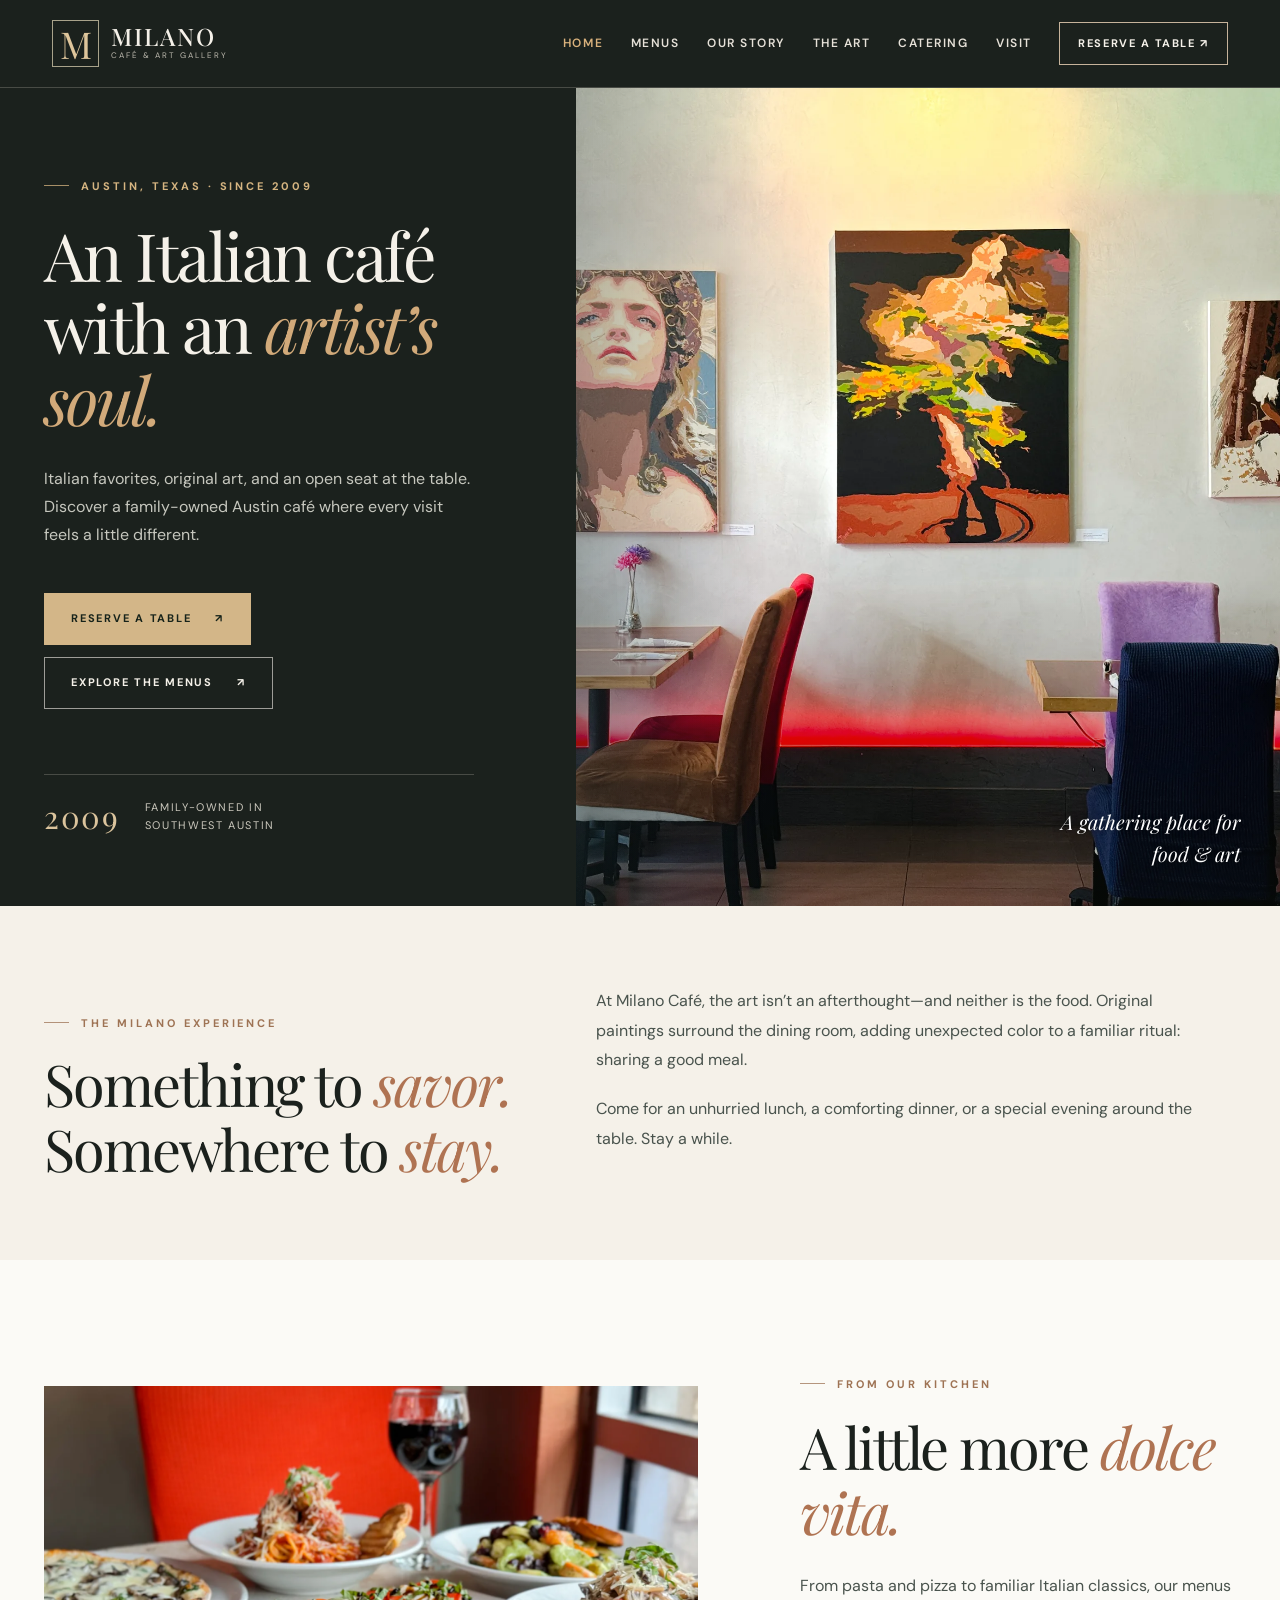
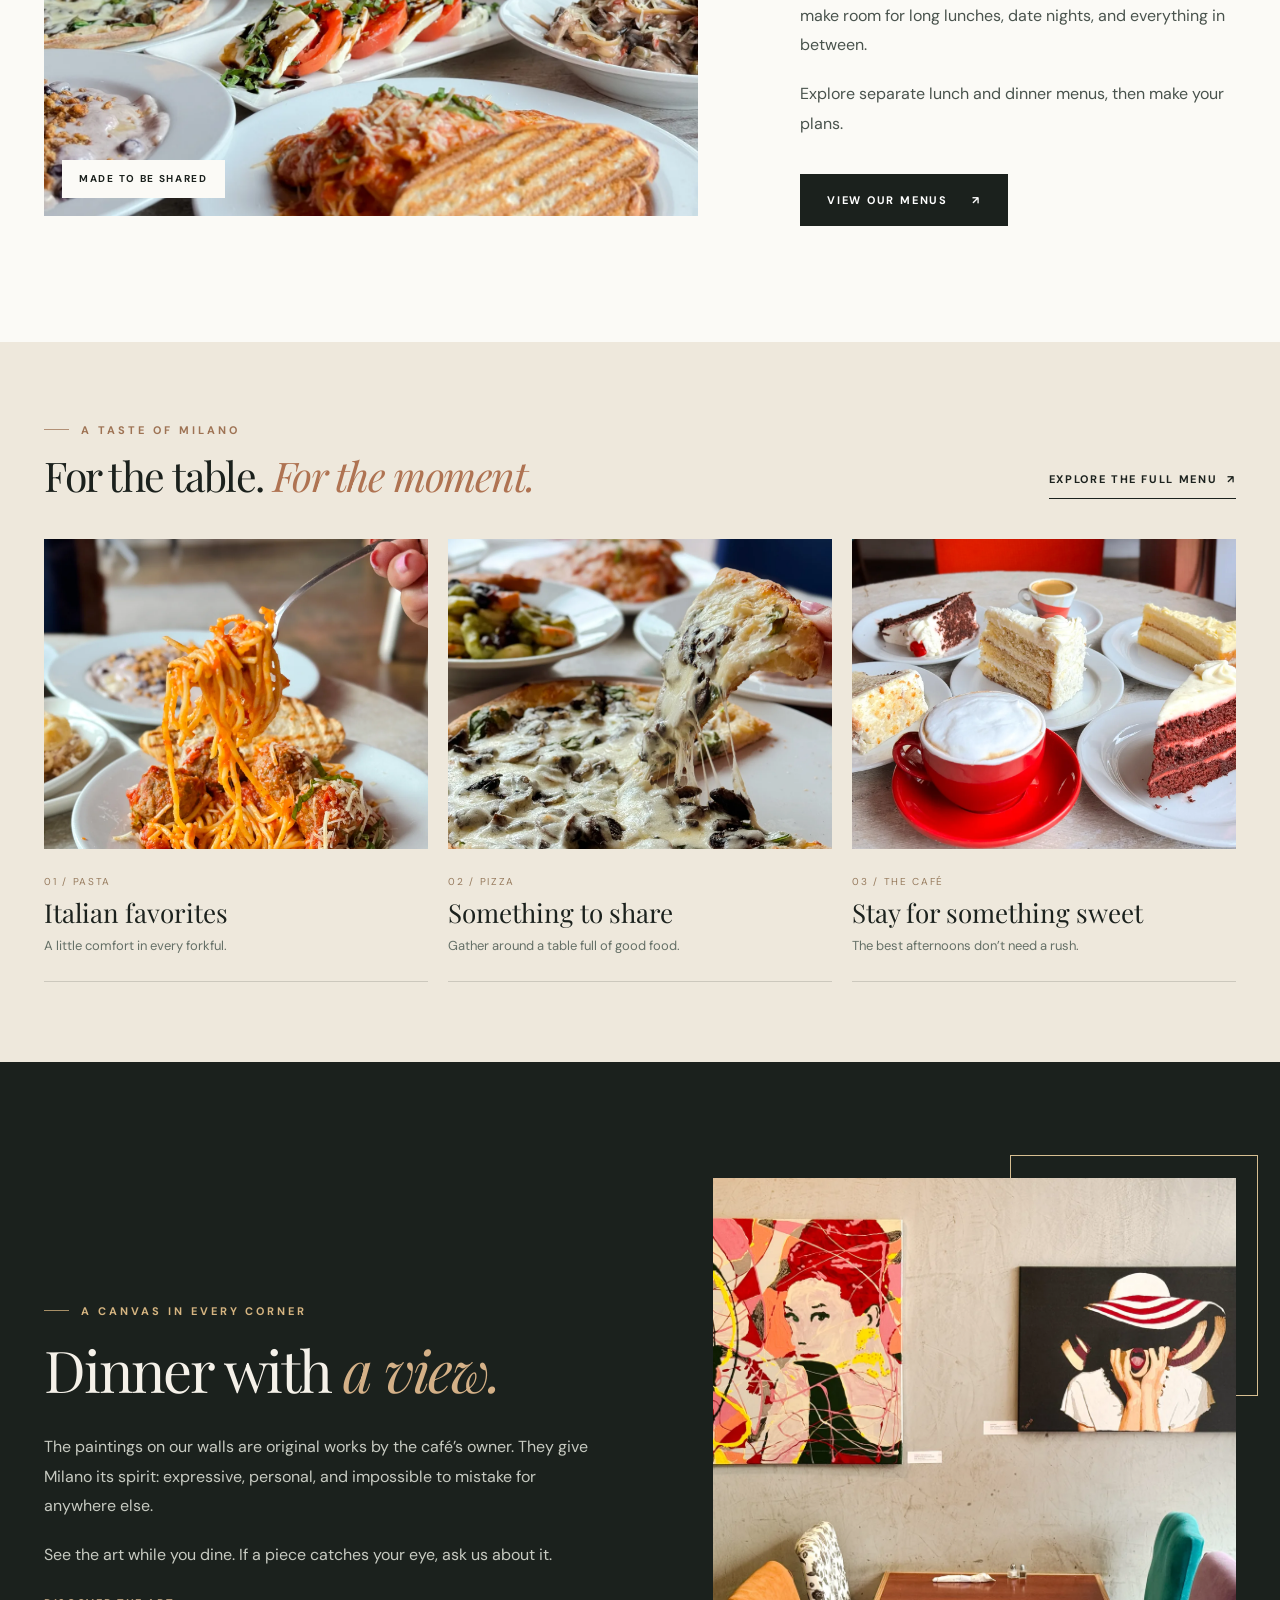
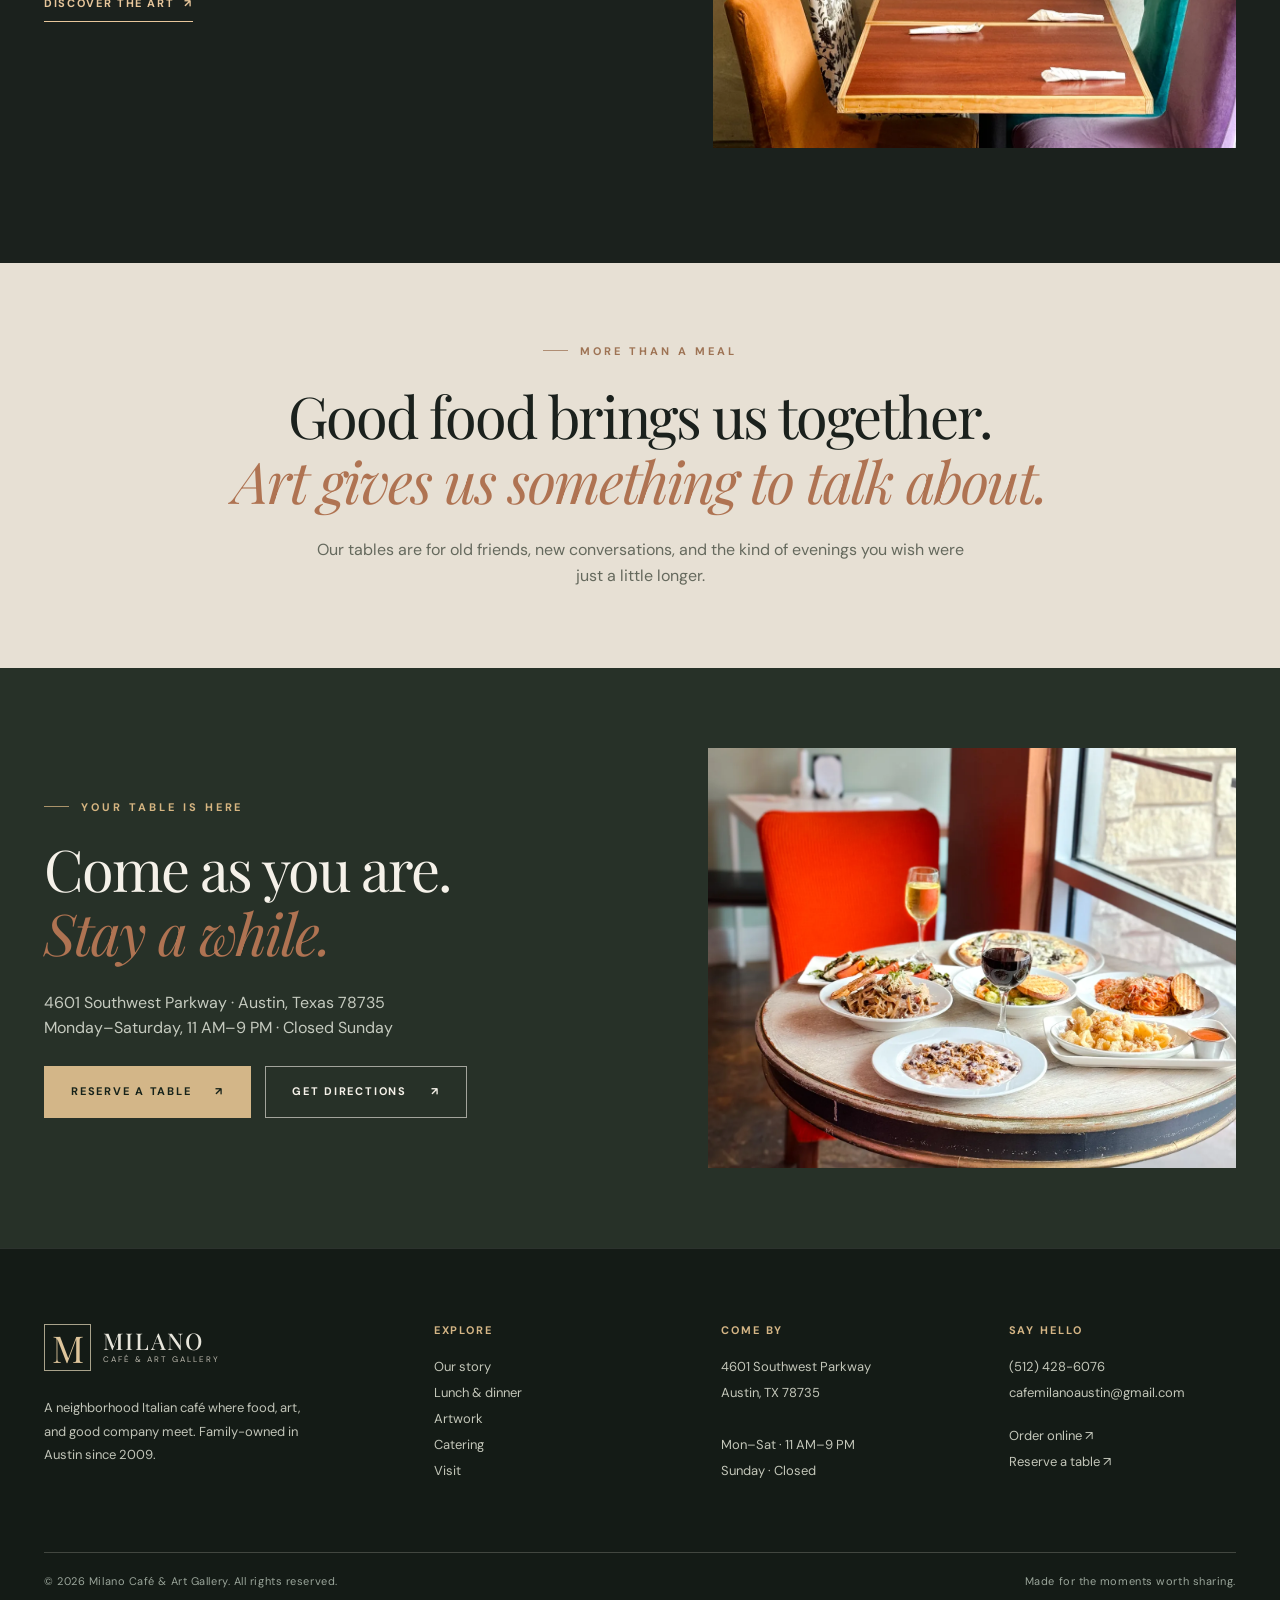
<file: index.html>
<!doctype html>
<html lang="en"><head>
<meta charset="utf-8"><meta name="viewport" content="width=device-width, initial-scale=1">
<title>Milano Café &amp; Art Gallery | Italian Restaurant in Austin, TX</title><meta name="description" content="Italian food, original art, and warm hospitality in Southwest Austin. Visit family-owned Milano Café &amp; Art Gallery, serving Austin since 2009.">
<link rel="canonical" href="https://www.milanoaustin.com/"><link rel="icon" href="favicon.svg" type="image/svg+xml">
<meta name="theme-color" content="#1b211d"><meta name="robots" content="index,follow">
<meta property="og:type" content="website"><meta property="og:locale" content="en_US"><meta property="og:site_name" content="Milano Café &amp; Art Gallery"><meta property="og:title" content="Milano Café &amp; Art Gallery | Italian Restaurant in Austin, TX"><meta property="og:description" content="Italian food, original art, and warm hospitality in Southwest Austin. Visit family-owned Milano Café &amp; Art Gallery, serving Austin since 2009."><meta property="og:url" content="https://www.milanoaustin.com/"><meta property="og:image" content="https://www.milanoaustin.com/assets/photos/hero-gallery.webp"><meta property="og:image:alt" content="Milano Café &amp; Art Gallery in Austin, Texas">
<meta name="twitter:card" content="summary_large_image">
<link rel="preconnect" href="https://fonts.googleapis.com"><link rel="preconnect" href="https://fonts.gstatic.com" crossorigin>
<link rel="stylesheet" href="https://fonts.googleapis.com/css2?family=DM+Sans:wght@400;500;600;700&amp;family=Manrope:wght@400;500;600;700&amp;family=Playfair+Display:ital,wght@0,400;0,500;0,600;1,400;1,500&amp;display=swap">
<link rel="preload" as="image" href="assets/photos/hero-gallery.webp">
<link rel="stylesheet" href="assets/css/site.css">
<script type="application/ld+json">{"@context":"https://schema.org","@type":"Restaurant","@id":"https://www.milanoaustin.com/#restaurant","name":"Milano Café & Art Gallery","url":"https://www.milanoaustin.com/","description":"Family-owned Italian café and art gallery in Southwest Austin since 2009.","image":"https://www.milanoaustin.com/assets/photos/dining-room.webp","servesCuisine":"Italian","telephone":"+15124286076","email":"cafemilanoaustin@gmail.com","address":{"@type":"PostalAddress","streetAddress":"4601 Southwest Parkway","addressLocality":"Austin","addressRegion":"TX","postalCode":"78735","addressCountry":"US"},"openingHoursSpecification":[{"@type":"OpeningHoursSpecification","dayOfWeek":["Monday","Tuesday","Wednesday","Thursday","Friday","Saturday"],"opens":"11:00","closes":"21:00"}],"hasMenu":"https://www.milanoaustin.com/menu.html","acceptsReservations":"https://reserve.spoton.com/restaurant/73694","priceRange":"$$"}</script>
</head><body><a class="skip" href="#main">Skip to content</a>
<header class="site-header">
 <a href="index.html" class="brand" aria-label="Milano Café & Art Gallery home"><span class="brand-mark" aria-hidden="true">M</span><span class="brand-name"><strong>MILANO</strong><small>Café &amp; Art Gallery</small></span></a>
 <button type="button" class="menu-toggle" aria-controls="main-navigation" aria-expanded="false" aria-label="Open navigation"><span></span><span></span><span></span></button>
 <nav id="main-navigation" aria-label="Main navigation" class="nav-links"><a href="index.html" aria-current="page">Home</a><a href="menu.html">Menus</a><a href="story.html">Our story</a><a href="gallery.html">The art</a><a href="catering.html">Catering</a><a href="visit.html">Visit</a><a class="nav-cta" href="https://reserve.spoton.com/restaurant/73694" target="_blank" rel="noopener noreferrer">Reserve a table ↗</a></nav>
</header><main id="main">
<section class="hero">
 <div class="hero-copy"><span class="eyebrow gold">Austin, Texas · Since 2009</span>
 <h1 class="display">An Italian café with an <em>artist’s soul.</em></h1>
 <p class="lede">Italian favorites, original art, and an open seat at the table. Discover a family-owned Austin café where every visit feels a little different.</p>
 <div class="hero-actions"><a href="https://reserve.spoton.com/restaurant/73694" class="btn btn-gold" target="_blank" rel="noopener noreferrer">Reserve a table <span aria-hidden="true">↗</span></a><a href="menu.html" class="btn btn-outline-light">Explore the menus <span aria-hidden="true">↗</span></a></div>
 <div class="hero-stat"><b>2009</b><span>Family-owned in<br>Southwest Austin</span></div>
 </div>
 <div class="hero-photo"><img src="assets/photos/hero-gallery.webp" alt="Milano Café dining room with original colorful paintings and inviting tables" loading="eager" decoding="async" width="2000" height="1500" fetchpriority="high"><div class="hero-photo-label">A gathering place for food &amp; art</div></div>
</section>
<section class="section-short intro-section"><div class="container intro-grid">
 <div><span class="eyebrow copper">The Milano experience</span><h2 class="section-heading">Something to <em>savor.</em> Somewhere to <em>stay.</em></h2></div>
 <div class="copy"><p>At Milano Café, the art isn’t an afterthought—and neither is the food. Original paintings surround the dining room, adding unexpected color to a familiar ritual: sharing a good meal.</p><p>Come for an unhurried lunch, a comforting dinner, or a special evening around the table. Stay a while.</p></div>
</div></section>
<section class="section"><div class="container"><div class="two-col wide-left">
 <div class="photo-frame wide"><img src="assets/photos/table-spread.webp" alt="A table set with a variety of Milano Café Italian dishes and wine" loading="lazy" decoding="async" width="1600" height="1200"><span class="corner-tag">Made to be shared</span></div>
 <div><span class="eyebrow copper">From our kitchen</span><h2 class="section-heading">A little more <em>dolce vita.</em></h2><p class="copy">From pasta and pizza to familiar Italian classics, our menus make room for long lunches, date nights, and everything in between.</p><p class="copy">Explore separate lunch and dinner menus, then make your plans.</p><a href="menu.html" class="btn btn-dark">View our menus <span aria-hidden="true">↗</span></a></div>
 </div></div></section>
<section class="section-short" style="background:#eee8dc"><div class="container">
 <div class="feature-heading"><div><span class="eyebrow copper">A taste of Milano</span><h2 class="section-heading sm">For the table. <em>For the moment.</em></h2></div><a class="text-link" href="menu.html">Explore the full menu <span aria-hidden="true">↗</span></a></div>
 <div class="feature-grid">
 <a class="feature-card" href="menu.html?service=dinner"><div class="image-wrap"><img src="assets/photos/pasta.webp" alt="Fresh spaghetti pasta served at Milano Café" loading="lazy" decoding="async" width="1350" height="1800"></div><div class="meta"><span class="number">01 / PASTA</span><h3>Italian favorites</h3><p>A little comfort in every forkful.</p></div></a>
 <a class="feature-card" href="menu.html?service=lunch"><div class="image-wrap"><img src="assets/photos/pizza.webp" alt="Handmade pizza with cheese and mushrooms at Milano Café" loading="lazy" decoding="async" width="1350" height="1800"></div><div class="meta"><span class="number">02 / PIZZA</span><h3>Something to share</h3><p>Gather around a table full of good food.</p></div></a>
 <a class="feature-card" href="visit.html"><div class="image-wrap"><img src="assets/photos/dessert.webp" alt="Coffee and freshly plated cakes at Milano Café" loading="lazy" decoding="async" width="1350" height="1013"></div><div class="meta"><span class="number">03 / THE CAFÉ</span><h3>Stay for something sweet</h3><p>The best afternoons don’t need a rush.</p></div></a>
 </div>
 </div></section>
<section class="section dark-section"><div class="container art-editorial">
 <div><span class="eyebrow gold">A canvas in every corner</span><h2 class="section-heading">Dinner with <em>a view.</em></h2><p class="copy">The paintings on our walls are original works by the café’s owner. They give Milano its spirit: expressive, personal, and impossible to mistake for anywhere else.</p><p class="copy">See the art while you dine. If a piece catches your eye, ask us about it.</p><a class="text-link" href="gallery.html">Discover the art <span aria-hidden="true">↗</span></a></div>
 <div class="art-image"><img src="assets/photos/gallery-wall.webp" alt="Original colorful artworks hanging over tables at Milano Café" loading="lazy" decoding="async" width="1600" height="1200"></div>
 </div></section>
<section class="section-short statement"><span class="eyebrow copper">More than a meal</span><h2 class="section-heading">Good food brings us together.<br><em>Art gives us something to talk about.</em></h2><p>Our tables are for old friends, new conversations, and the kind of evenings you wish were just a little longer.</p></section>
<section class="section-short visit-band"><div class="container visit-band-grid"><div><span class="eyebrow gold">Your table is here</span><h2 class="section-heading">Come as you are.<br><em>Stay a while.</em></h2><p>4601 Southwest Parkway · Austin, Texas 78735<br>Monday–Saturday, 11 AM–9 PM · Closed Sunday</p><div class="links"><a href="https://reserve.spoton.com/restaurant/73694" class="btn btn-gold" target="_blank" rel="noopener noreferrer">Reserve a table <span aria-hidden="true">↗</span></a><a href="https://www.google.com/maps/search/?api=1&amp;query=4601+Southwest+Parkway+Austin+TX+78735" class="btn btn-outline-light" target="_blank" rel="noopener noreferrer">Get directions <span aria-hidden="true">↗</span></a></div></div><div><img src="assets/photos/window-table.webp" alt="A welcoming table beside the window inside Milano Café" loading="lazy" decoding="async" width="1350" height="1800"></div></div></section>
</main><footer class="footer"><div class="container">
 <div class="footer-layout"><div>
 <a href="index.html" class="brand" aria-label="Milano Café home"><span class="brand-mark" aria-hidden="true">M</span><span class="brand-name"><strong>MILANO</strong><small>Café &amp; Art Gallery</small></span></a>
 <p>A neighborhood Italian café where food, art, and good company meet. Family-owned in Austin since 2009.</p>
 </div><div><h4>Explore</h4><ul><li><a href="story.html">Our story</a></li><li><a href="menu.html">Lunch &amp; dinner</a></li><li><a href="gallery.html">Artwork</a></li><li><a href="catering.html">Catering</a></li><li><a href="visit.html">Visit</a></li></ul></div>
 <div><h4>Come by</h4><address>4601 Southwest Parkway<br>Austin, TX 78735<br><br>Mon–Sat · 11 AM–9 PM<br>Sunday · Closed</address></div>
 <div><h4>Say hello</h4><ul><li><a href="tel:+15124286076">(512) 428-6076</a></li><li><a href="mailto:cafemilanoaustin@gmail.com">cafemilanoaustin@gmail.com</a></li><li style="margin-top:17px"><a href="https://order.spoton.com/so-milano-cafe-23898/austin-tx/682b85c2b3310a5fadb57869" target="_blank" rel="noopener noreferrer">Order online ↗</a></li><li><a href="https://reserve.spoton.com/restaurant/73694" target="_blank" rel="noopener noreferrer">Reserve a table ↗</a></li></ul></div></div>
 <div class="footer-bottom"><span>© 2026 Milano Café &amp; Art Gallery. All rights reserved.</span><span>Made for the moments worth sharing.</span></div>
 </div></footer><div class="mobile-quick"><a href="https://order.spoton.com/so-milano-cafe-23898/austin-tx/682b85c2b3310a5fadb57869" target="_blank" rel="noopener noreferrer">Order online ↗</a><a href="https://reserve.spoton.com/restaurant/73694" target="_blank" rel="noopener noreferrer">Reserve a table ↗</a></div><script src="assets/js/site.js" defer></script></body></html>
</file>
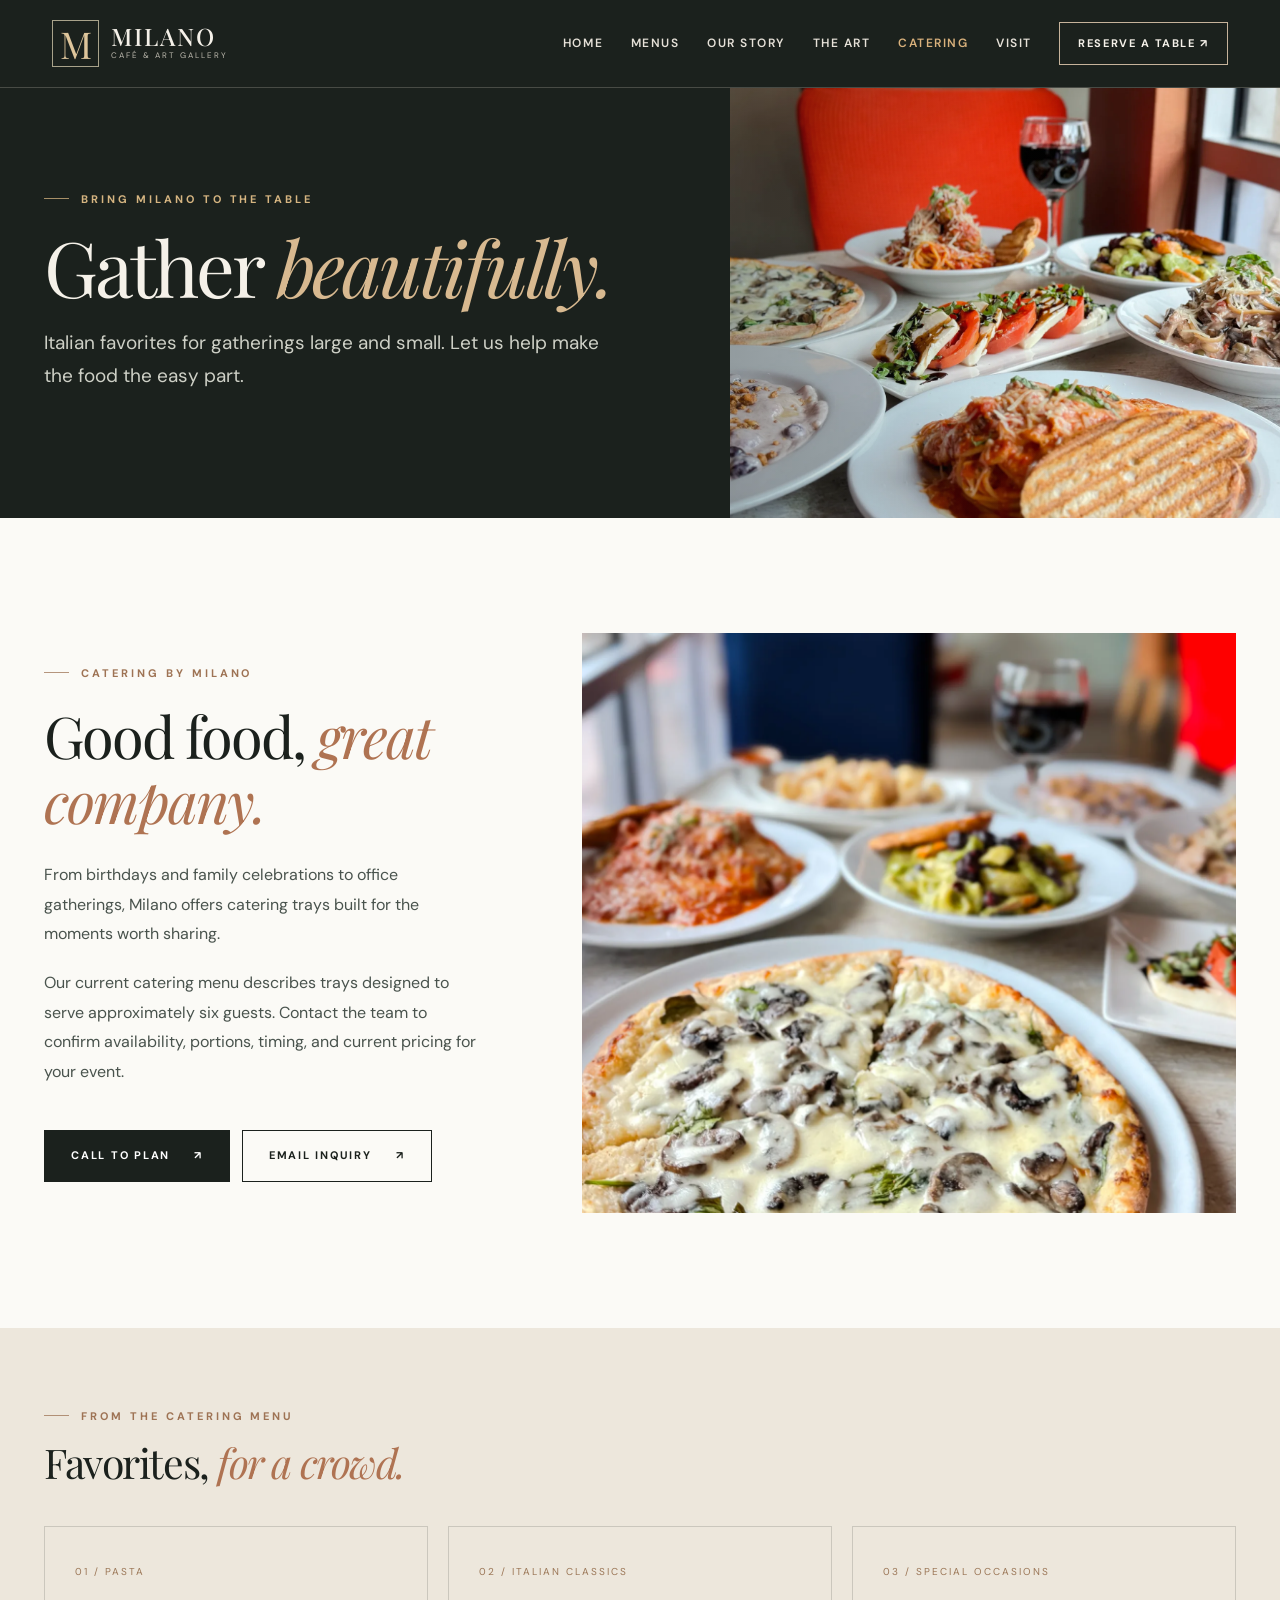
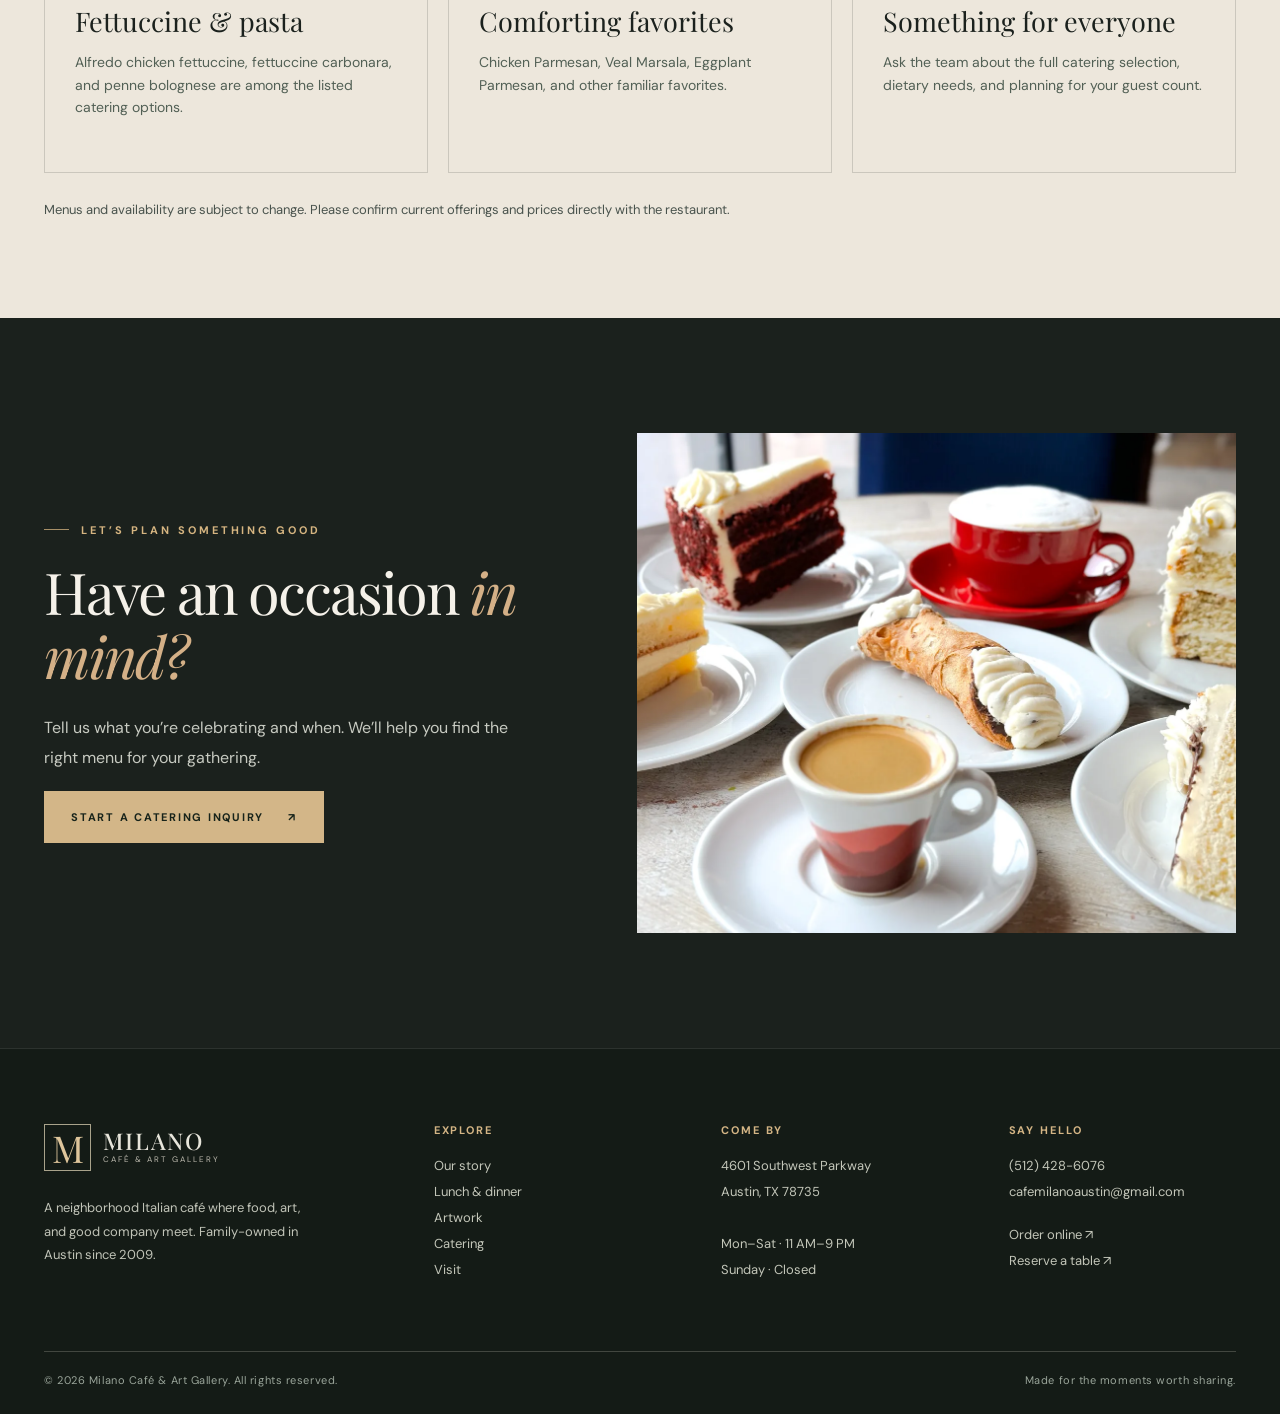
<file: catering.html>
<!doctype html>
<html lang="en"><head>
<meta charset="utf-8"><meta name="viewport" content="width=device-width, initial-scale=1">
<title>Italian Catering in Austin | Milano Café</title><meta name="description" content="Cater your next Austin gathering with Milano Café. Ask about Italian pasta trays, classic dishes, availability, and current pricing.">
<link rel="canonical" href="https://www.milanoaustin.com/catering.html"><link rel="icon" href="favicon.svg" type="image/svg+xml">
<meta name="theme-color" content="#1b211d"><meta name="robots" content="index,follow">
<meta property="og:type" content="website"><meta property="og:locale" content="en_US"><meta property="og:site_name" content="Milano Café &amp; Art Gallery"><meta property="og:title" content="Italian Catering in Austin | Milano Café"><meta property="og:description" content="Cater your next Austin gathering with Milano Café. Ask about Italian pasta trays, classic dishes, availability, and current pricing."><meta property="og:url" content="https://www.milanoaustin.com/catering.html"><meta property="og:image" content="https://www.milanoaustin.com/assets/photos/table-spread.webp"><meta property="og:image:alt" content="Milano Café &amp; Art Gallery in Austin, Texas">
<meta name="twitter:card" content="summary_large_image">
<link rel="preconnect" href="https://fonts.googleapis.com"><link rel="preconnect" href="https://fonts.gstatic.com" crossorigin>
<link rel="stylesheet" href="https://fonts.googleapis.com/css2?family=DM+Sans:wght@400;500;600;700&amp;family=Manrope:wght@400;500;600;700&amp;family=Playfair+Display:ital,wght@0,400;0,500;0,600;1,400;1,500&amp;display=swap">
<link rel="preload" as="image" href="assets/photos/table-spread.webp">
<link rel="stylesheet" href="assets/css/site.css">
<script type="application/ld+json">{"@context":"https://schema.org","@type":"Restaurant","@id":"https://www.milanoaustin.com/#restaurant","name":"Milano Café & Art Gallery","url":"https://www.milanoaustin.com/","description":"Family-owned Italian café and art gallery in Southwest Austin since 2009.","image":"https://www.milanoaustin.com/assets/photos/dining-room.webp","servesCuisine":"Italian","telephone":"+15124286076","email":"cafemilanoaustin@gmail.com","address":{"@type":"PostalAddress","streetAddress":"4601 Southwest Parkway","addressLocality":"Austin","addressRegion":"TX","postalCode":"78735","addressCountry":"US"},"openingHoursSpecification":[{"@type":"OpeningHoursSpecification","dayOfWeek":["Monday","Tuesday","Wednesday","Thursday","Friday","Saturday"],"opens":"11:00","closes":"21:00"}],"hasMenu":"https://www.milanoaustin.com/menu.html","acceptsReservations":"https://reserve.spoton.com/restaurant/73694","priceRange":"$$"}</script>
</head><body><a class="skip" href="#main">Skip to content</a>
<header class="site-header">
 <a href="index.html" class="brand" aria-label="Milano Café & Art Gallery home"><span class="brand-mark" aria-hidden="true">M</span><span class="brand-name"><strong>MILANO</strong><small>Café &amp; Art Gallery</small></span></a>
 <button type="button" class="menu-toggle" aria-controls="main-navigation" aria-expanded="false" aria-label="Open navigation"><span></span><span></span><span></span></button>
 <nav id="main-navigation" aria-label="Main navigation" class="nav-links"><a href="index.html">Home</a><a href="menu.html">Menus</a><a href="story.html">Our story</a><a href="gallery.html">The art</a><a href="catering.html" aria-current="page">Catering</a><a href="visit.html">Visit</a><a class="nav-cta" href="https://reserve.spoton.com/restaurant/73694" target="_blank" rel="noopener noreferrer">Reserve a table ↗</a></nav>
</header><main id="main"><section class="page-hero"><div class="page-hero-text"><span class="eyebrow gold">Bring Milano to the table</span><h1>Gather <em style="color:#d8b990">beautifully.</em></h1><p class="lede">Italian favorites for gatherings large and small. Let us help make the food the easy part.</p></div><div class="page-photo"><img src="assets/photos/table-spread.webp" alt="Italian dishes for sharing at Milano Café" loading="eager" decoding="async" width="1600" height="1200" fetchpriority="high"></div></section>
<section class="section"><div class="container two-col wide-right"><div><span class="eyebrow copper">Catering by Milano</span><h2 class="section-heading">Good food, <em>great company.</em></h2><p class="copy">From birthdays and family celebrations to office gatherings, Milano offers catering trays built for the moments worth sharing.</p><p class="copy">Our current catering menu describes trays designed to serve approximately six guests. Contact the team to confirm availability, portions, timing, and current pricing for your event.</p><div style="display:flex;gap:12px;flex-wrap:wrap;margin-top:26px"><a href="tel:+15124286076" class="btn btn-dark">Call to plan <span aria-hidden="true">↗</span></a><a href="mailto:cafemilanoaustin@gmail.com?subject=Catering%20inquiry%20at%20Milano%20Cafe" class="btn btn-outline">Email inquiry <span aria-hidden="true">↗</span></a></div></div><div class="photo-frame tall"><img src="assets/photos/food-spread.webp" alt="An abundant display of freshly prepared Italian food" loading="lazy" decoding="async" width="1350" height="1800"></div></div></section>
<section class="section-short" style="background:#ede7dc"><div class="container"><div class="feature-heading"><div><span class="eyebrow copper">From the catering menu</span><h2 class="section-heading sm">Favorites, <em>for a crowd.</em></h2></div></div><div class="info-panels"><div class="info-panel"><small>01 / Pasta</small><h3>Fettuccine &amp; pasta</h3><p>Alfredo chicken fettuccine, fettuccine carbonara, and penne bolognese are among the listed catering options.</p></div><div class="info-panel"><small>02 / Italian classics</small><h3>Comforting favorites</h3><p>Chicken Parmesan, Veal Marsala, Eggplant Parmesan, and other familiar favorites.</p></div><div class="info-panel"><small>03 / Special occasions</small><h3>Something for everyone</h3><p>Ask the team about the full catering selection, dietary needs, and planning for your guest count.</p></div></div><p class="copy" style="max-width:100%;font-size:13px;margin-top:25px">Menus and availability are subject to change. Please confirm current offerings and prices directly with the restaurant.</p></div></section>
<section class="section dark-section"><div class="container cta-split"><div><span class="eyebrow gold">Let’s plan something good</span><h2 class="section-heading">Have an occasion <em>in mind?</em></h2><p class="copy">Tell us what you’re celebrating and when. We’ll help you find the right menu for your gathering.</p><a href="mailto:cafemilanoaustin@gmail.com?subject=Catering%20inquiry%20at%20Milano%20Cafe" class="btn btn-gold">Start a catering inquiry <span aria-hidden="true">↗</span></a></div><img src="assets/photos/coffee-dessert.webp" alt="Cakes and coffee served at Milano Café" loading="lazy" decoding="async" width="1350" height="1013"></div></section>
</main><footer class="footer"><div class="container">
 <div class="footer-layout"><div>
 <a href="index.html" class="brand" aria-label="Milano Café home"><span class="brand-mark" aria-hidden="true">M</span><span class="brand-name"><strong>MILANO</strong><small>Café &amp; Art Gallery</small></span></a>
 <p>A neighborhood Italian café where food, art, and good company meet. Family-owned in Austin since 2009.</p>
 </div><div><h4>Explore</h4><ul><li><a href="story.html">Our story</a></li><li><a href="menu.html">Lunch &amp; dinner</a></li><li><a href="gallery.html">Artwork</a></li><li><a href="catering.html">Catering</a></li><li><a href="visit.html">Visit</a></li></ul></div>
 <div><h4>Come by</h4><address>4601 Southwest Parkway<br>Austin, TX 78735<br><br>Mon–Sat · 11 AM–9 PM<br>Sunday · Closed</address></div>
 <div><h4>Say hello</h4><ul><li><a href="tel:+15124286076">(512) 428-6076</a></li><li><a href="mailto:cafemilanoaustin@gmail.com">cafemilanoaustin@gmail.com</a></li><li style="margin-top:17px"><a href="https://order.spoton.com/so-milano-cafe-23898/austin-tx/682b85c2b3310a5fadb57869" target="_blank" rel="noopener noreferrer">Order online ↗</a></li><li><a href="https://reserve.spoton.com/restaurant/73694" target="_blank" rel="noopener noreferrer">Reserve a table ↗</a></li></ul></div></div>
 <div class="footer-bottom"><span>© 2026 Milano Café &amp; Art Gallery. All rights reserved.</span><span>Made for the moments worth sharing.</span></div>
 </div></footer><div class="mobile-quick"><a href="https://order.spoton.com/so-milano-cafe-23898/austin-tx/682b85c2b3310a5fadb57869" target="_blank" rel="noopener noreferrer">Order online ↗</a><a href="https://reserve.spoton.com/restaurant/73694" target="_blank" rel="noopener noreferrer">Reserve a table ↗</a></div><script src="assets/js/site.js" defer></script></body></html>
</file>
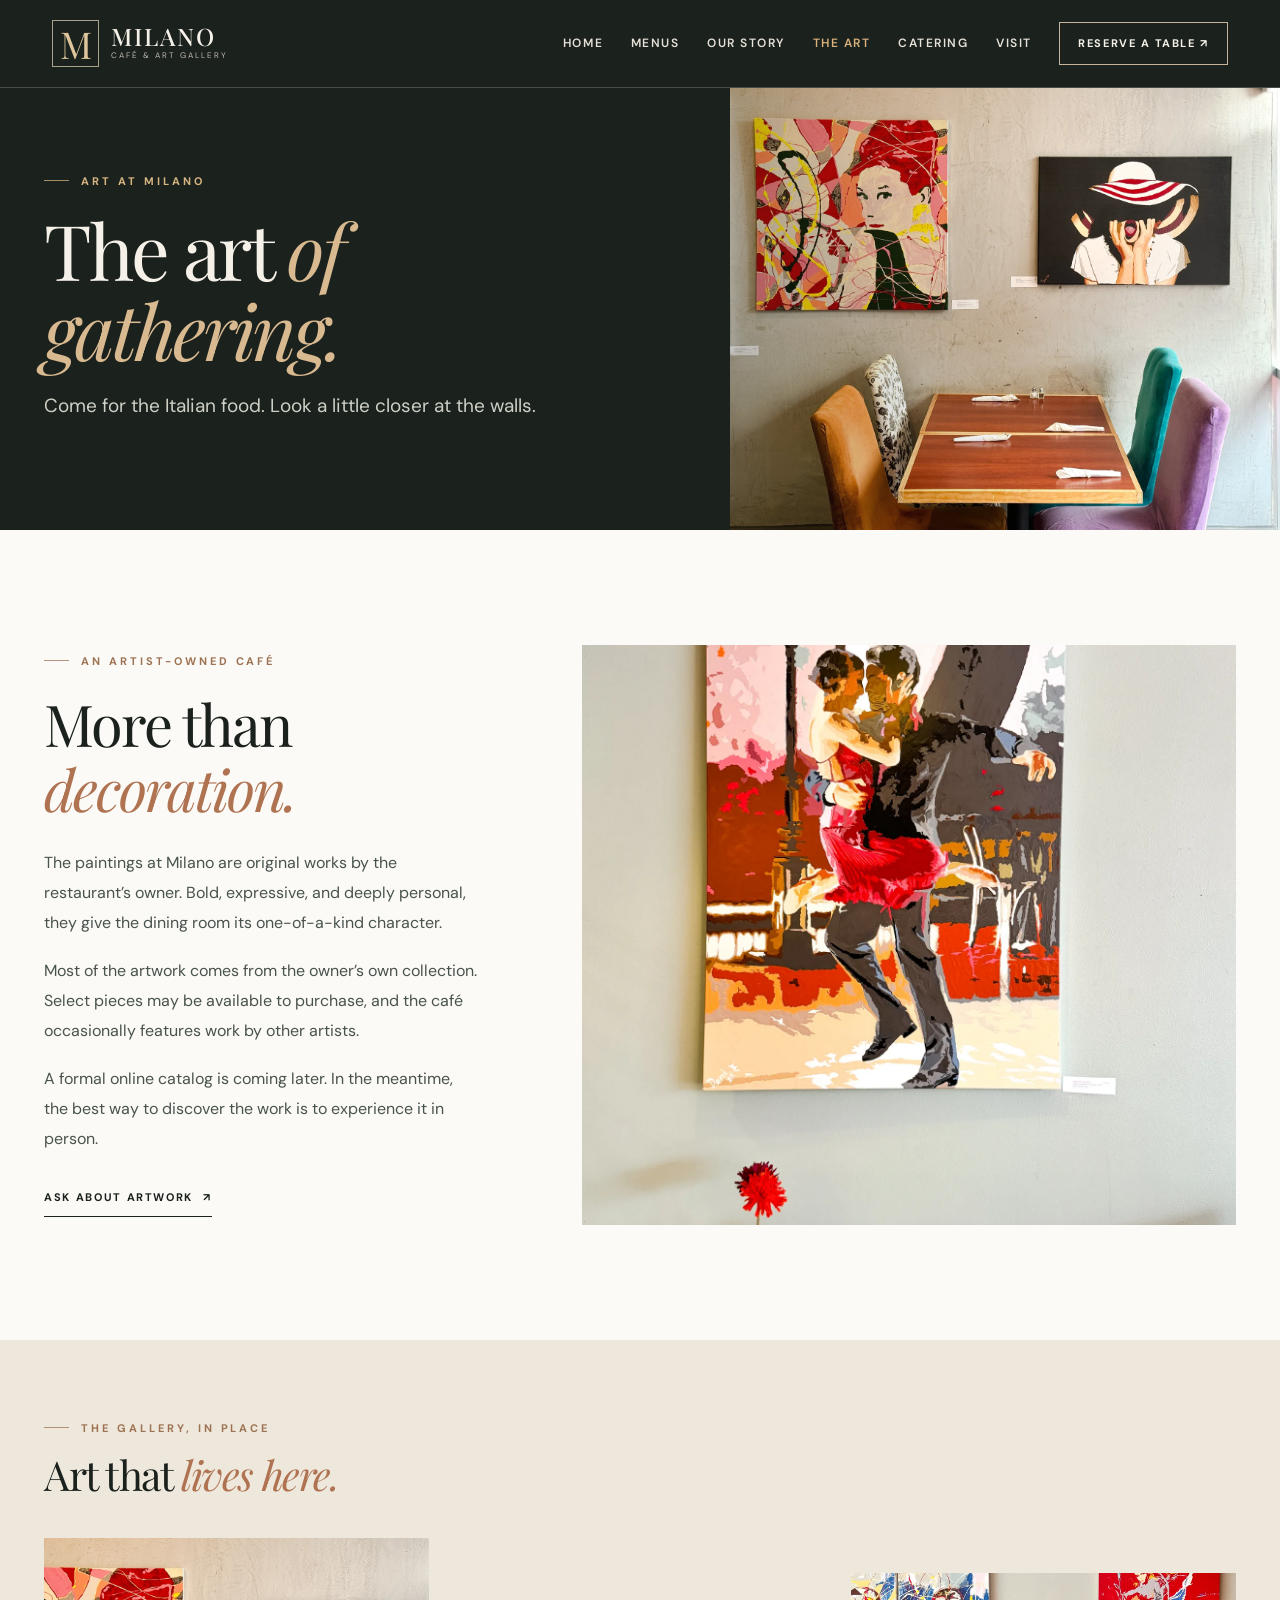
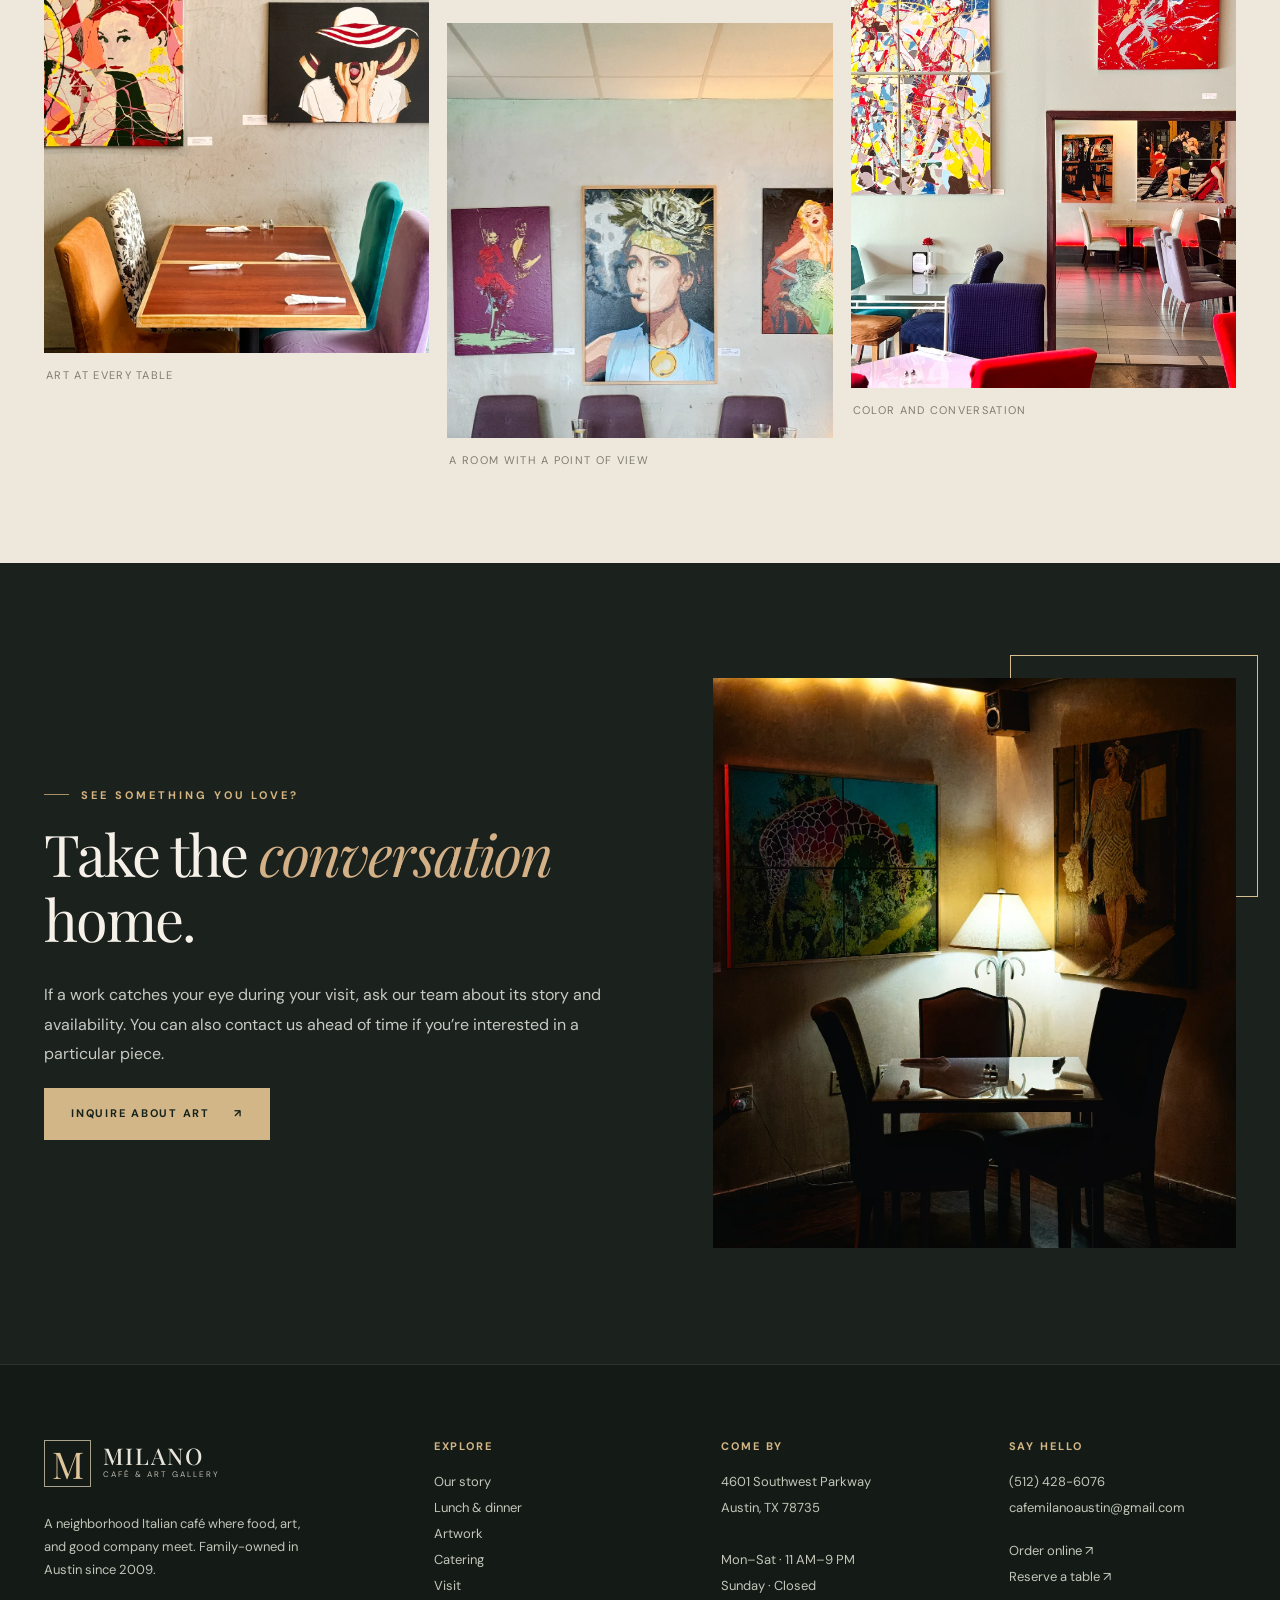
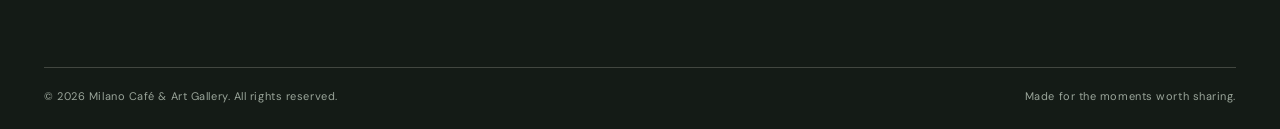
<file: gallery.html>
<!doctype html>
<html lang="en"><head>
<meta charset="utf-8"><meta name="viewport" content="width=device-width, initial-scale=1">
<title>Art Gallery | Milano Café &amp; Art Gallery</title><meta name="description" content="Explore the original paintings that make Milano Café a uniquely artistic Italian dining destination in Austin. Inquire about artwork during your visit.">
<link rel="canonical" href="https://www.milanoaustin.com/gallery.html"><link rel="icon" href="favicon.svg" type="image/svg+xml">
<meta name="theme-color" content="#1b211d"><meta name="robots" content="index,follow">
<meta property="og:type" content="website"><meta property="og:locale" content="en_US"><meta property="og:site_name" content="Milano Café &amp; Art Gallery"><meta property="og:title" content="Art Gallery | Milano Café &amp; Art Gallery"><meta property="og:description" content="Explore the original paintings that make Milano Café a uniquely artistic Italian dining destination in Austin. Inquire about artwork during your visit."><meta property="og:url" content="https://www.milanoaustin.com/gallery.html"><meta property="og:image" content="https://www.milanoaustin.com/assets/photos/gallery-wall.webp"><meta property="og:image:alt" content="Milano Café &amp; Art Gallery in Austin, Texas">
<meta name="twitter:card" content="summary_large_image">
<link rel="preconnect" href="https://fonts.googleapis.com"><link rel="preconnect" href="https://fonts.gstatic.com" crossorigin>
<link rel="stylesheet" href="https://fonts.googleapis.com/css2?family=DM+Sans:wght@400;500;600;700&amp;family=Manrope:wght@400;500;600;700&amp;family=Playfair+Display:ital,wght@0,400;0,500;0,600;1,400;1,500&amp;display=swap">
<link rel="preload" as="image" href="assets/photos/gallery-wall.webp">
<link rel="stylesheet" href="assets/css/site.css">
<script type="application/ld+json">{"@context":"https://schema.org","@type":"Restaurant","@id":"https://www.milanoaustin.com/#restaurant","name":"Milano Café & Art Gallery","url":"https://www.milanoaustin.com/","description":"Family-owned Italian café and art gallery in Southwest Austin since 2009.","image":"https://www.milanoaustin.com/assets/photos/dining-room.webp","servesCuisine":"Italian","telephone":"+15124286076","email":"cafemilanoaustin@gmail.com","address":{"@type":"PostalAddress","streetAddress":"4601 Southwest Parkway","addressLocality":"Austin","addressRegion":"TX","postalCode":"78735","addressCountry":"US"},"openingHoursSpecification":[{"@type":"OpeningHoursSpecification","dayOfWeek":["Monday","Tuesday","Wednesday","Thursday","Friday","Saturday"],"opens":"11:00","closes":"21:00"}],"hasMenu":"https://www.milanoaustin.com/menu.html","acceptsReservations":"https://reserve.spoton.com/restaurant/73694","priceRange":"$$"}</script>
</head><body><a class="skip" href="#main">Skip to content</a>
<header class="site-header">
 <a href="index.html" class="brand" aria-label="Milano Café & Art Gallery home"><span class="brand-mark" aria-hidden="true">M</span><span class="brand-name"><strong>MILANO</strong><small>Café &amp; Art Gallery</small></span></a>
 <button type="button" class="menu-toggle" aria-controls="main-navigation" aria-expanded="false" aria-label="Open navigation"><span></span><span></span><span></span></button>
 <nav id="main-navigation" aria-label="Main navigation" class="nav-links"><a href="index.html">Home</a><a href="menu.html">Menus</a><a href="story.html">Our story</a><a href="gallery.html" aria-current="page">The art</a><a href="catering.html">Catering</a><a href="visit.html">Visit</a><a class="nav-cta" href="https://reserve.spoton.com/restaurant/73694" target="_blank" rel="noopener noreferrer">Reserve a table ↗</a></nav>
</header><main id="main"><section class="page-hero"><div class="page-hero-text"><span class="eyebrow gold">Art at Milano</span><h1>The art <em style="color:#d8b990">of gathering.</em></h1><p class="lede">Come for the Italian food. Look a little closer at the walls.</p></div><div class="page-photo"><img src="assets/photos/gallery-wall.webp" alt="Original paintings above the tables inside Milano Café" loading="eager" decoding="async" width="1600" height="1200" fetchpriority="high"></div></section>
<section class="section"><div class="container two-col wide-right"><div><span class="eyebrow copper">An artist-owned café</span><h2 class="section-heading">More than <em>decoration.</em></h2><p class="copy">The paintings at Milano are original works by the restaurant’s owner. Bold, expressive, and deeply personal, they give the dining room its one-of-a-kind character.</p><p class="copy">Most of the artwork comes from the owner’s own collection. Select pieces may be available to purchase, and the café occasionally features work by other artists.</p><p class="copy">A formal online catalog is coming later. In the meantime, the best way to discover the work is to experience it in person.</p><a class="text-link" href="mailto:cafemilanoaustin@gmail.com?subject=Artwork%20inquiry%20at%20Milano%20Cafe">Ask about artwork <span aria-hidden="true">↗</span></a></div><div class="photo-frame tall"><img src="assets/photos/artwork-detail.webp" alt="Original artwork displayed on the wall at Milano Café" loading="lazy" decoding="async" width="1350" height="1800"></div></div></section>
<section class="section-short" style="background:#eee8dc"><div class="container"><div class="feature-heading"><div><span class="eyebrow copper">The gallery, in place</span><h2 class="section-heading sm">Art that <em>lives here.</em></h2></div></div><div class="art-gallery-grid">
<figure><img src="assets/photos/gallery-wall.webp" alt="Artist-made original paintings displayed above a café table" loading="lazy" decoding="async" width="1600" height="1200"><figcaption>Art at every table</figcaption></figure>
<figure><img src="assets/photos/gallery-portraits.webp" alt="Colorful portrait paintings inside the café" loading="lazy" decoding="async" width="1350" height="1013"><figcaption>A room with a point of view</figcaption></figure>
<figure><img src="assets/photos/color-room.webp" alt="Original mixed-media paintings and colorful dining room interior" loading="lazy" decoding="async" width="1350" height="1800"><figcaption>Color and conversation</figcaption></figure>
</div></div></section>
<section class="section dark-section"><div class="container art-editorial"><div><span class="eyebrow gold">See something you love?</span><h2 class="section-heading">Take the <em>conversation</em> home.</h2><p class="copy">If a work catches your eye during your visit, ask our team about its story and availability. You can also contact us ahead of time if you’re interested in a particular piece.</p><a href="mailto:cafemilanoaustin@gmail.com?subject=Milano%20Cafe%20artwork%20inquiry" class="btn btn-gold">Inquire about art <span aria-hidden="true">↗</span></a></div><div class="art-image"><img src="assets/photos/quiet-corner.webp" alt="Intimate art-filled dining nook at Milano Café" loading="lazy" decoding="async" width="1350" height="1800"></div></div></section>
</main><footer class="footer"><div class="container">
 <div class="footer-layout"><div>
 <a href="index.html" class="brand" aria-label="Milano Café home"><span class="brand-mark" aria-hidden="true">M</span><span class="brand-name"><strong>MILANO</strong><small>Café &amp; Art Gallery</small></span></a>
 <p>A neighborhood Italian café where food, art, and good company meet. Family-owned in Austin since 2009.</p>
 </div><div><h4>Explore</h4><ul><li><a href="story.html">Our story</a></li><li><a href="menu.html">Lunch &amp; dinner</a></li><li><a href="gallery.html">Artwork</a></li><li><a href="catering.html">Catering</a></li><li><a href="visit.html">Visit</a></li></ul></div>
 <div><h4>Come by</h4><address>4601 Southwest Parkway<br>Austin, TX 78735<br><br>Mon–Sat · 11 AM–9 PM<br>Sunday · Closed</address></div>
 <div><h4>Say hello</h4><ul><li><a href="tel:+15124286076">(512) 428-6076</a></li><li><a href="mailto:cafemilanoaustin@gmail.com">cafemilanoaustin@gmail.com</a></li><li style="margin-top:17px"><a href="https://order.spoton.com/so-milano-cafe-23898/austin-tx/682b85c2b3310a5fadb57869" target="_blank" rel="noopener noreferrer">Order online ↗</a></li><li><a href="https://reserve.spoton.com/restaurant/73694" target="_blank" rel="noopener noreferrer">Reserve a table ↗</a></li></ul></div></div>
 <div class="footer-bottom"><span>© 2026 Milano Café &amp; Art Gallery. All rights reserved.</span><span>Made for the moments worth sharing.</span></div>
 </div></footer><div class="mobile-quick"><a href="https://order.spoton.com/so-milano-cafe-23898/austin-tx/682b85c2b3310a5fadb57869" target="_blank" rel="noopener noreferrer">Order online ↗</a><a href="https://reserve.spoton.com/restaurant/73694" target="_blank" rel="noopener noreferrer">Reserve a table ↗</a></div><script src="assets/js/site.js" defer></script></body></html>
</file>
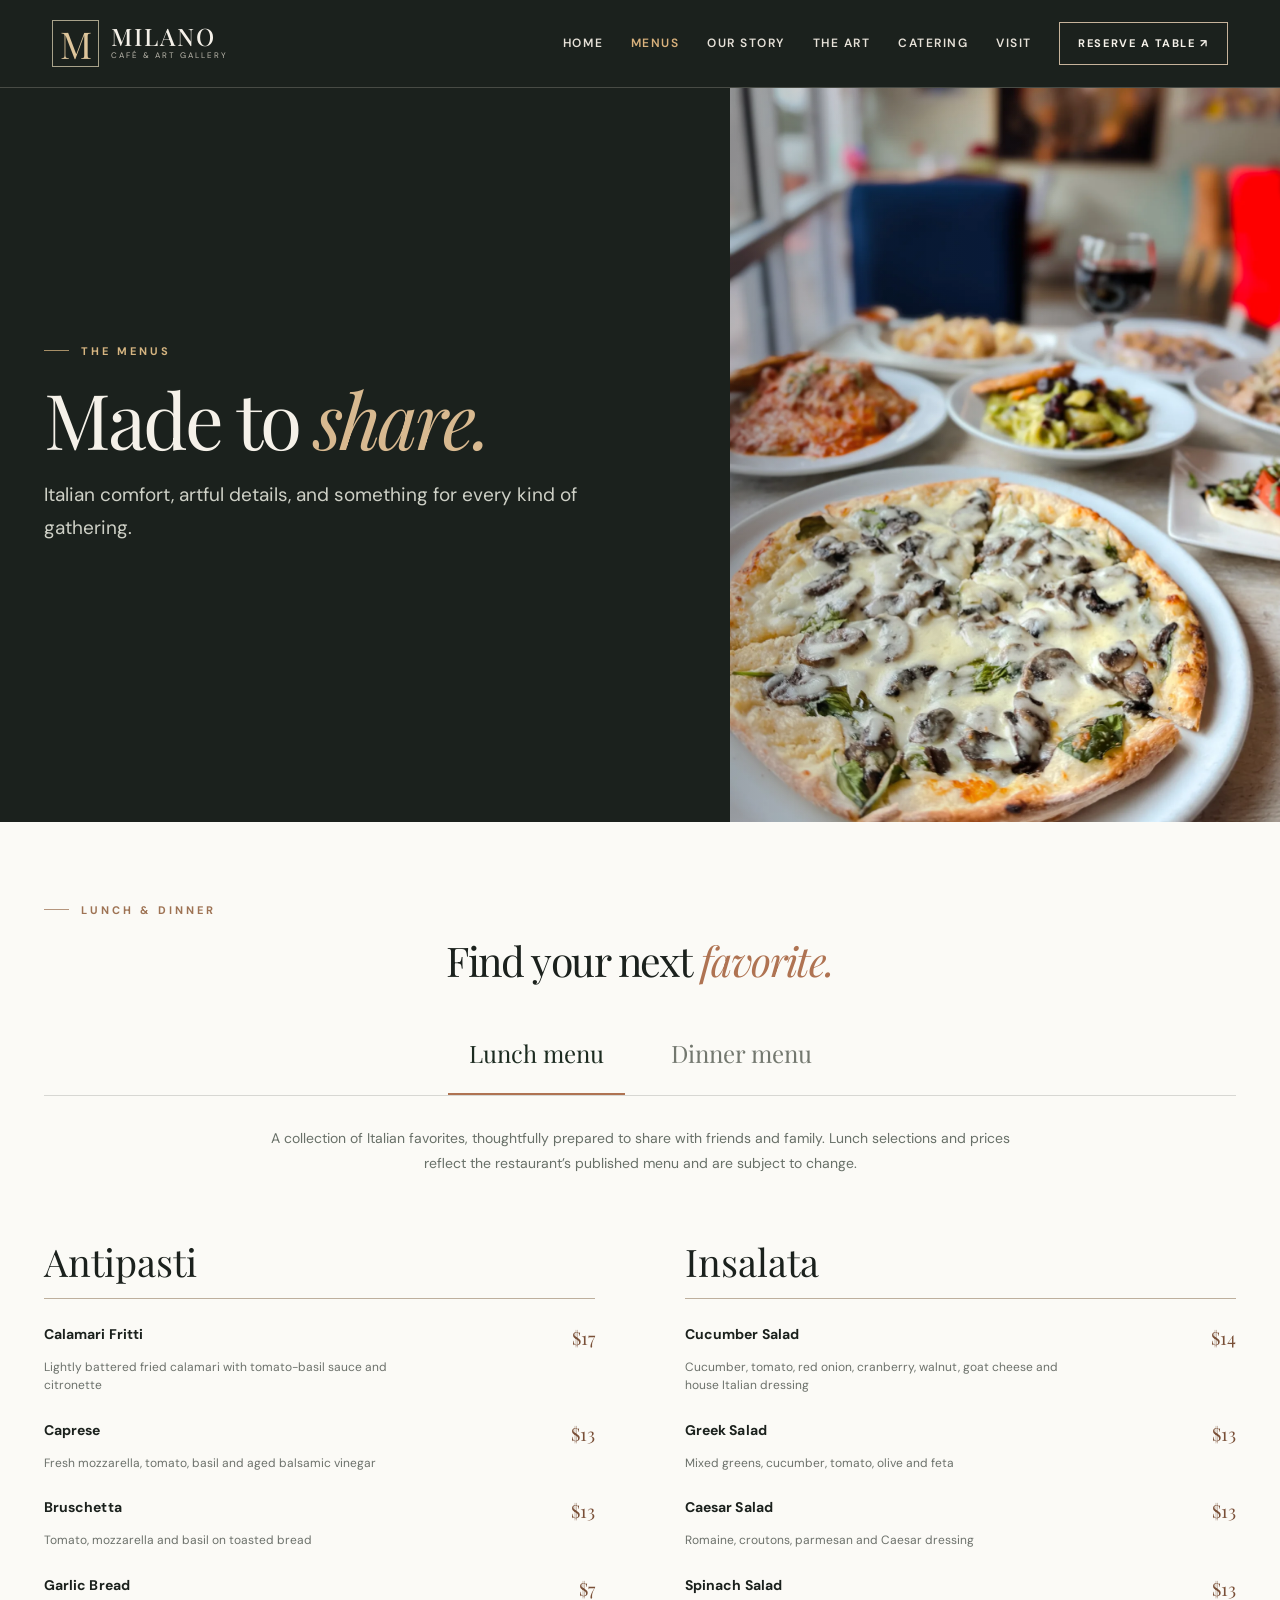
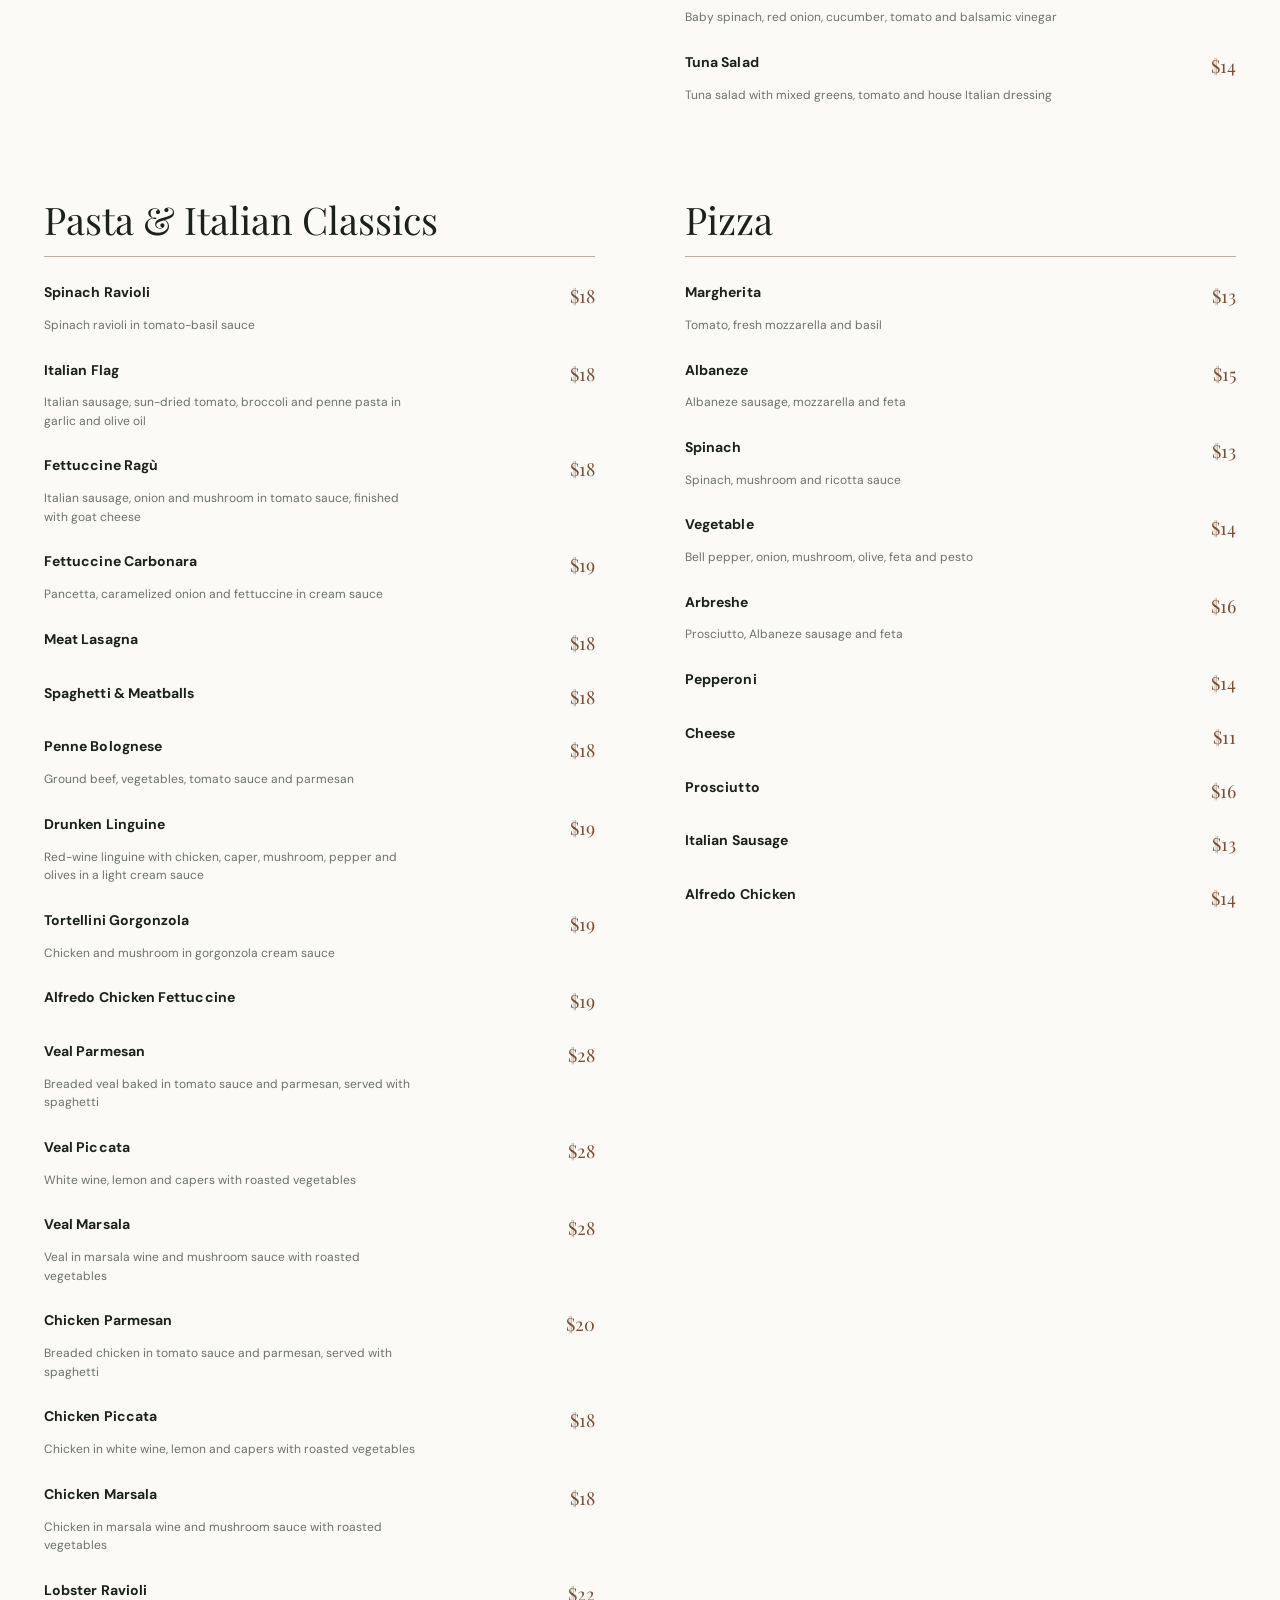
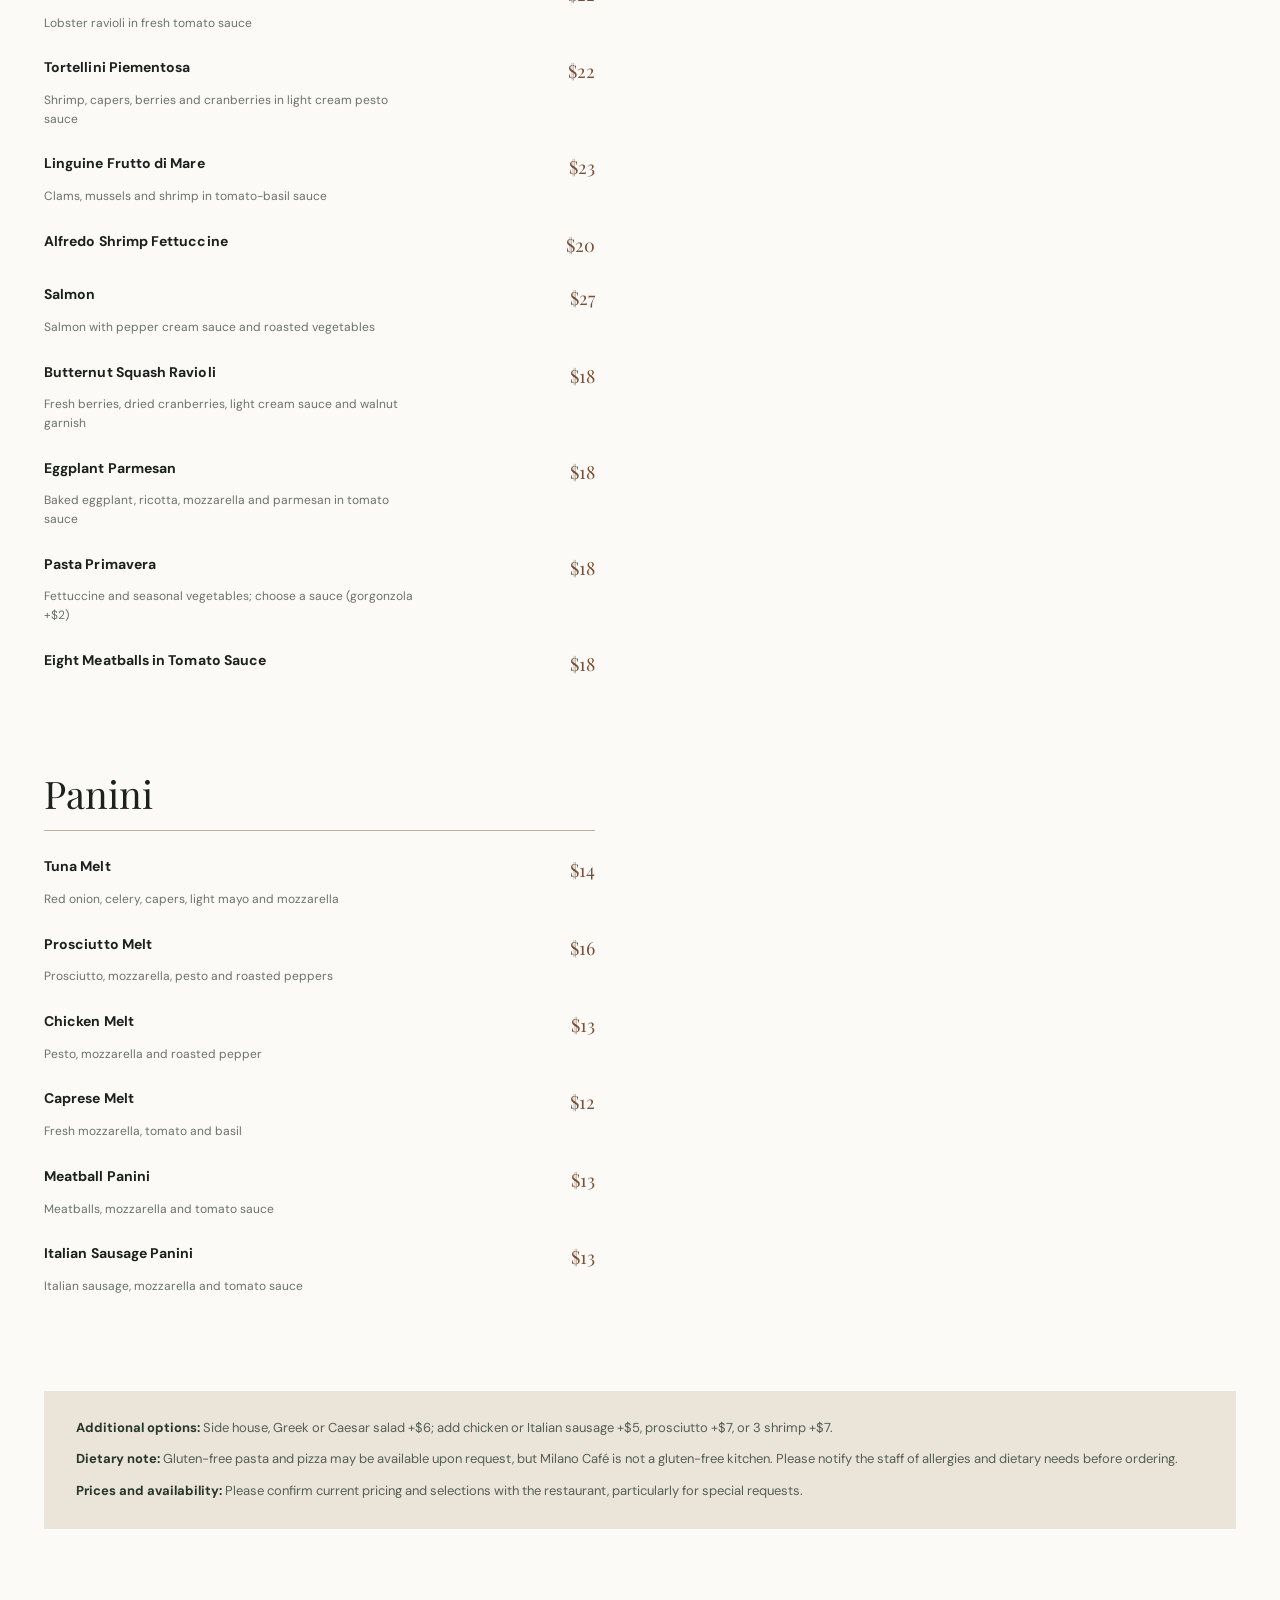
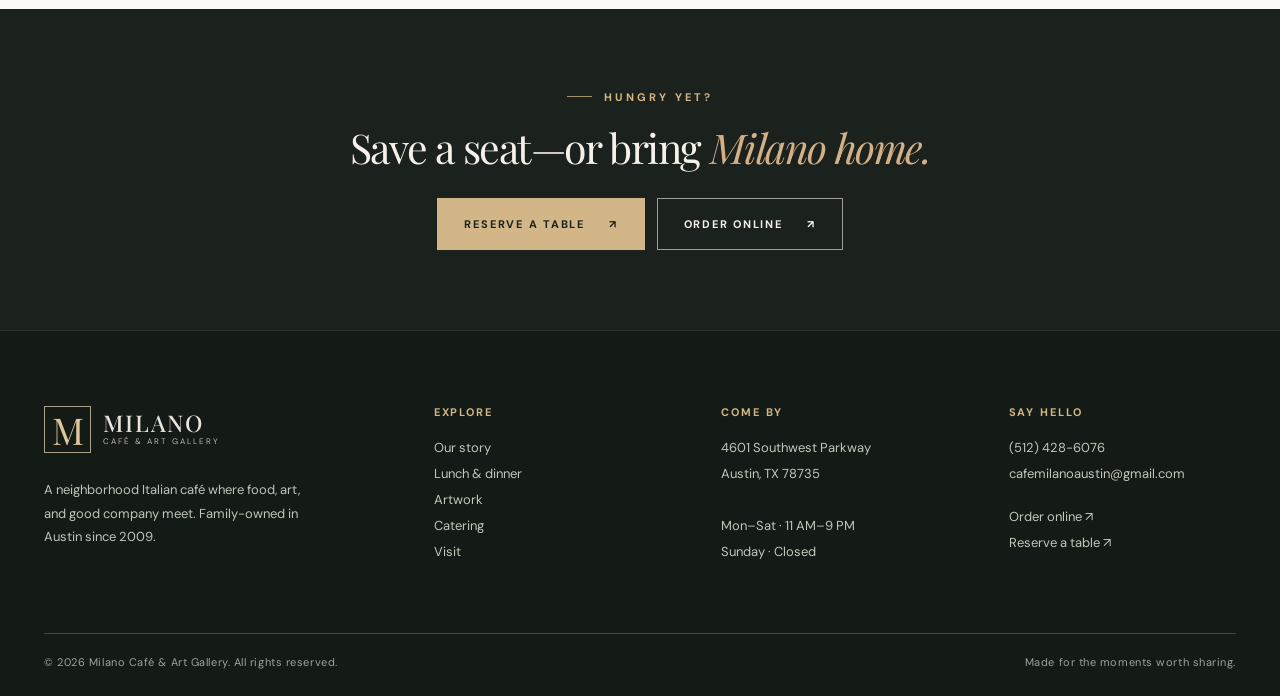
<file: menu.html>
<!doctype html>
<html lang="en"><head>
<meta charset="utf-8"><meta name="viewport" content="width=device-width, initial-scale=1">
<title>Lunch &amp; Dinner Menus | Milano Café Austin</title><meta name="description" content="Explore the lunch and dinner menus at Milano Café &amp; Art Gallery in Southwest Austin: Italian pastas, pizzas, salads, seafood, and more.">
<link rel="canonical" href="https://www.milanoaustin.com/menu.html"><link rel="icon" href="favicon.svg" type="image/svg+xml">
<meta name="theme-color" content="#1b211d"><meta name="robots" content="index,follow">
<meta property="og:type" content="website"><meta property="og:locale" content="en_US"><meta property="og:site_name" content="Milano Café &amp; Art Gallery"><meta property="og:title" content="Lunch &amp; Dinner Menus | Milano Café Austin"><meta property="og:description" content="Explore the lunch and dinner menus at Milano Café &amp; Art Gallery in Southwest Austin: Italian pastas, pizzas, salads, seafood, and more."><meta property="og:url" content="https://www.milanoaustin.com/menu.html"><meta property="og:image" content="https://www.milanoaustin.com/assets/photos/food-spread.webp"><meta property="og:image:alt" content="Milano Café &amp; Art Gallery in Austin, Texas">
<meta name="twitter:card" content="summary_large_image">
<link rel="preconnect" href="https://fonts.googleapis.com"><link rel="preconnect" href="https://fonts.gstatic.com" crossorigin>
<link rel="stylesheet" href="https://fonts.googleapis.com/css2?family=DM+Sans:wght@400;500;600;700&amp;family=Manrope:wght@400;500;600;700&amp;family=Playfair+Display:ital,wght@0,400;0,500;0,600;1,400;1,500&amp;display=swap">
<link rel="preload" as="image" href="assets/photos/food-spread.webp">
<link rel="stylesheet" href="assets/css/site.css">
<script type="application/ld+json">{"@context":"https://schema.org","@type":"Restaurant","@id":"https://www.milanoaustin.com/#restaurant","name":"Milano Café & Art Gallery","url":"https://www.milanoaustin.com/","description":"Family-owned Italian café and art gallery in Southwest Austin since 2009.","image":"https://www.milanoaustin.com/assets/photos/dining-room.webp","servesCuisine":"Italian","telephone":"+15124286076","email":"cafemilanoaustin@gmail.com","address":{"@type":"PostalAddress","streetAddress":"4601 Southwest Parkway","addressLocality":"Austin","addressRegion":"TX","postalCode":"78735","addressCountry":"US"},"openingHoursSpecification":[{"@type":"OpeningHoursSpecification","dayOfWeek":["Monday","Tuesday","Wednesday","Thursday","Friday","Saturday"],"opens":"11:00","closes":"21:00"}],"hasMenu":"https://www.milanoaustin.com/menu.html","acceptsReservations":"https://reserve.spoton.com/restaurant/73694","priceRange":"$$"}</script>
</head><body><a class="skip" href="#main">Skip to content</a>
<header class="site-header">
 <a href="index.html" class="brand" aria-label="Milano Café & Art Gallery home"><span class="brand-mark" aria-hidden="true">M</span><span class="brand-name"><strong>MILANO</strong><small>Café &amp; Art Gallery</small></span></a>
 <button type="button" class="menu-toggle" aria-controls="main-navigation" aria-expanded="false" aria-label="Open navigation"><span></span><span></span><span></span></button>
 <nav id="main-navigation" aria-label="Main navigation" class="nav-links"><a href="index.html">Home</a><a href="menu.html" aria-current="page">Menus</a><a href="story.html">Our story</a><a href="gallery.html">The art</a><a href="catering.html">Catering</a><a href="visit.html">Visit</a><a class="nav-cta" href="https://reserve.spoton.com/restaurant/73694" target="_blank" rel="noopener noreferrer">Reserve a table ↗</a></nav>
</header><main id="main"><section class="page-hero"><div class="page-hero-text"><span class="eyebrow gold">The menus</span><h1>Made to <em style="color:#d8b990">share.</em></h1><p class="lede">Italian comfort, artful details, and something for every kind of gathering.</p></div><div class="page-photo"><img src="assets/photos/food-spread.webp" alt="Italian food and pizza served at Milano Café" loading="eager" decoding="async" width="1350" height="1800" fetchpriority="high"></div></section>
<section class="section-short"><div class="container"><span class="eyebrow copper">Lunch &amp; dinner</span><h2 class="section-heading sm" style="text-align:center;margin:20px auto 0">Find your next <em>favorite.</em></h2>
<div role="tablist" class="menu-controls" aria-label="Choose menu"><button type="button" role="tab" id="lunch-tab" aria-controls="lunch-panel" aria-selected="true" tabindex="0">Lunch menu</button><button type="button" role="tab" id="dinner-tab" aria-controls="dinner-panel" aria-selected="false" tabindex="-1">Dinner menu</button></div>
<div id="lunch-panel" role="tabpanel" aria-labelledby="lunch-tab" class="menu-panel" ><p class="menu-intro">A collection of Italian favorites, thoughtfully prepared to share with friends and family. Lunch selections and prices reflect the restaurant’s published menu and are subject to change.</p><div class="menu-content"><section class="menu-category"><h2>Antipasti</h2><ul class="menu-list"><li class="menu-item"><h3>Calamari Fritti</h3><span class="price">$17</span><p>Lightly battered fried calamari with tomato-basil sauce and citronette</p></li><li class="menu-item"><h3>Caprese</h3><span class="price">$13</span><p>Fresh mozzarella, tomato, basil and aged balsamic vinegar</p></li><li class="menu-item"><h3>Bruschetta</h3><span class="price">$13</span><p>Tomato, mozzarella and basil on toasted bread</p></li><li class="menu-item"><h3>Garlic Bread</h3><span class="price">$7</span></li></ul></section><section class="menu-category"><h2>Insalata</h2><ul class="menu-list"><li class="menu-item"><h3>Cucumber Salad</h3><span class="price">$14</span><p>Cucumber, tomato, red onion, cranberry, walnut, goat cheese and house Italian dressing</p></li><li class="menu-item"><h3>Greek Salad</h3><span class="price">$13</span><p>Mixed greens, cucumber, tomato, olive and feta</p></li><li class="menu-item"><h3>Caesar Salad</h3><span class="price">$13</span><p>Romaine, croutons, parmesan and Caesar dressing</p></li><li class="menu-item"><h3>Spinach Salad</h3><span class="price">$13</span><p>Baby spinach, red onion, cucumber, tomato and balsamic vinegar</p></li><li class="menu-item"><h3>Tuna Salad</h3><span class="price">$14</span><p>Tuna salad with mixed greens, tomato and house Italian dressing</p></li></ul></section><section class="menu-category"><h2>Pasta &amp; Italian Classics</h2><ul class="menu-list"><li class="menu-item"><h3>Spinach Ravioli</h3><span class="price">$18</span><p>Spinach ravioli in tomato-basil sauce</p></li><li class="menu-item"><h3>Italian Flag</h3><span class="price">$18</span><p>Italian sausage, sun-dried tomato, broccoli and penne pasta in garlic and olive oil</p></li><li class="menu-item"><h3>Fettuccine Ragù</h3><span class="price">$18</span><p>Italian sausage, onion and mushroom in tomato sauce, finished with goat cheese</p></li><li class="menu-item"><h3>Fettuccine Carbonara</h3><span class="price">$19</span><p>Pancetta, caramelized onion and fettuccine in cream sauce</p></li><li class="menu-item"><h3>Meat Lasagna</h3><span class="price">$18</span></li><li class="menu-item"><h3>Spaghetti &amp; Meatballs</h3><span class="price">$18</span></li><li class="menu-item"><h3>Penne Bolognese</h3><span class="price">$18</span><p>Ground beef, vegetables, tomato sauce and parmesan</p></li><li class="menu-item"><h3>Drunken Linguine</h3><span class="price">$19</span><p>Red-wine linguine with chicken, caper, mushroom, pepper and olives in a light cream sauce</p></li><li class="menu-item"><h3>Tortellini Gorgonzola</h3><span class="price">$19</span><p>Chicken and mushroom in gorgonzola cream sauce</p></li><li class="menu-item"><h3>Alfredo Chicken Fettuccine</h3><span class="price">$19</span></li><li class="menu-item"><h3>Veal Parmesan</h3><span class="price">$28</span><p>Breaded veal baked in tomato sauce and parmesan, served with spaghetti</p></li><li class="menu-item"><h3>Veal Piccata</h3><span class="price">$28</span><p>White wine, lemon and capers with roasted vegetables</p></li><li class="menu-item"><h3>Veal Marsala</h3><span class="price">$28</span><p>Veal in marsala wine and mushroom sauce with roasted vegetables</p></li><li class="menu-item"><h3>Chicken Parmesan</h3><span class="price">$20</span><p>Breaded chicken in tomato sauce and parmesan, served with spaghetti</p></li><li class="menu-item"><h3>Chicken Piccata</h3><span class="price">$18</span><p>Chicken in white wine, lemon and capers with roasted vegetables</p></li><li class="menu-item"><h3>Chicken Marsala</h3><span class="price">$18</span><p>Chicken in marsala wine and mushroom sauce with roasted vegetables</p></li><li class="menu-item"><h3>Lobster Ravioli</h3><span class="price">$22</span><p>Lobster ravioli in fresh tomato sauce</p></li><li class="menu-item"><h3>Tortellini Piementosa</h3><span class="price">$22</span><p>Shrimp, capers, berries and cranberries in light cream pesto sauce</p></li><li class="menu-item"><h3>Linguine Frutto di Mare</h3><span class="price">$23</span><p>Clams, mussels and shrimp in tomato-basil sauce</p></li><li class="menu-item"><h3>Alfredo Shrimp Fettuccine</h3><span class="price">$20</span></li><li class="menu-item"><h3>Salmon</h3><span class="price">$27</span><p>Salmon with pepper cream sauce and roasted vegetables</p></li><li class="menu-item"><h3>Butternut Squash Ravioli</h3><span class="price">$18</span><p>Fresh berries, dried cranberries, light cream sauce and walnut garnish</p></li><li class="menu-item"><h3>Eggplant Parmesan</h3><span class="price">$18</span><p>Baked eggplant, ricotta, mozzarella and parmesan in tomato sauce</p></li><li class="menu-item"><h3>Pasta Primavera</h3><span class="price">$18</span><p>Fettuccine and seasonal vegetables; choose a sauce (gorgonzola +$2)</p></li><li class="menu-item"><h3>Eight Meatballs in Tomato Sauce</h3><span class="price">$18</span></li></ul></section><section class="menu-category"><h2>Pizza</h2><ul class="menu-list"><li class="menu-item"><h3>Margherita</h3><span class="price">$13</span><p>Tomato, fresh mozzarella and basil</p></li><li class="menu-item"><h3>Albaneze</h3><span class="price">$15</span><p>Albaneze sausage, mozzarella and feta</p></li><li class="menu-item"><h3>Spinach</h3><span class="price">$13</span><p>Spinach, mushroom and ricotta sauce</p></li><li class="menu-item"><h3>Vegetable</h3><span class="price">$14</span><p>Bell pepper, onion, mushroom, olive, feta and pesto</p></li><li class="menu-item"><h3>Arbreshe</h3><span class="price">$16</span><p>Prosciutto, Albaneze sausage and feta</p></li><li class="menu-item"><h3>Pepperoni</h3><span class="price">$14</span></li><li class="menu-item"><h3>Cheese</h3><span class="price">$11</span></li><li class="menu-item"><h3>Prosciutto</h3><span class="price">$16</span></li><li class="menu-item"><h3>Italian Sausage</h3><span class="price">$13</span></li><li class="menu-item"><h3>Alfredo Chicken</h3><span class="price">$14</span></li></ul></section><section class="menu-category"><h2>Panini</h2><ul class="menu-list"><li class="menu-item"><h3>Tuna Melt</h3><span class="price">$14</span><p>Red onion, celery, capers, light mayo and mozzarella</p></li><li class="menu-item"><h3>Prosciutto Melt</h3><span class="price">$16</span><p>Prosciutto, mozzarella, pesto and roasted peppers</p></li><li class="menu-item"><h3>Chicken Melt</h3><span class="price">$13</span><p>Pesto, mozzarella and roasted pepper</p></li><li class="menu-item"><h3>Caprese Melt</h3><span class="price">$12</span><p>Fresh mozzarella, tomato and basil</p></li><li class="menu-item"><h3>Meatball Panini</h3><span class="price">$13</span><p>Meatballs, mozzarella and tomato sauce</p></li><li class="menu-item"><h3>Italian Sausage Panini</h3><span class="price">$13</span><p>Italian sausage, mozzarella and tomato sauce</p></li></ul></section></div><aside class="menu-notes"><p><strong>Additional options:</strong> Side house, Greek or Caesar salad +$6; add chicken or Italian sausage +$5, prosciutto +$7, or 3 shrimp +$7.</p><p style="margin-top:11px"><strong>Dietary note:</strong> Gluten-free pasta and pizza may be available upon request, but Milano Café is not a gluten-free kitchen. Please notify the staff of allergies and dietary needs before ordering.</p><p style="margin-top:11px"><strong>Prices and availability:</strong> Please confirm current pricing and selections with the restaurant, particularly for special requests.</p></aside></div><div id="dinner-panel" role="tabpanel" aria-labelledby="dinner-tab" class="menu-panel" hidden><p class="menu-intro">A collection of Italian favorites, thoughtfully prepared to share with friends and family. Dinner selections and prices reflect the restaurant’s published menu and are subject to change.</p><div class="menu-content"><section class="menu-category"><h2>Antipasti</h2><ul class="menu-list"><li class="menu-item"><h3>Calamari Fritti</h3><span class="price">$17</span><p>Lightly battered fried calamari with tomato-basil sauce and citronette</p></li><li class="menu-item"><h3>Caprese</h3><span class="price">$13</span><p>Fresh mozzarella, tomato, basil and aged balsamic vinegar</p></li><li class="menu-item"><h3>Bruschetta</h3><span class="price">$14</span><p>Tomato, mozzarella and basil on toasted bread</p></li><li class="menu-item"><h3>Garlic Bread</h3><span class="price">$7</span></li></ul></section><section class="menu-category"><h2>Insalata</h2><ul class="menu-list"><li class="menu-item"><h3>Cucumber Salad</h3><span class="price">$15</span><p>Cucumber, tomato, red onion, cranberry, walnut, goat cheese and house Italian dressing</p></li><li class="menu-item"><h3>Greek Salad</h3><span class="price">$14</span><p>Mixed greens, cucumber, tomato, olive and feta</p></li><li class="menu-item"><h3>Caesar Salad</h3><span class="price">$13</span><p>Romaine, croutons, parmesan and Caesar dressing</p></li><li class="menu-item"><h3>Spinach Salad</h3><span class="price">$13</span><p>Baby spinach, red onion, cucumber, tomato and balsamic vinegar</p></li></ul></section><section class="menu-category"><h2>Pasta &amp; Italian Classics</h2><ul class="menu-list"><li class="menu-item"><h3>Spinach Ravioli</h3><span class="price">$19</span><p>Spinach ravioli in tomato-basil sauce</p></li><li class="menu-item"><h3>Italian Flag</h3><span class="price">$20</span><p>Italian sausage, sun-dried tomato, broccoli and penne pasta in garlic and olive oil</p></li><li class="menu-item"><h3>Fettuccine Ragù</h3><span class="price">$21</span><p>Italian sausage, onion and mushroom in tomato sauce, finished with goat cheese</p></li><li class="menu-item"><h3>Fettuccine Carbonara</h3><span class="price">$21</span><p>Pancetta, caramelized onion and fettuccine in cream sauce</p></li><li class="menu-item"><h3>Meat Lasagna</h3><span class="price">$20</span></li><li class="menu-item"><h3>Spaghetti &amp; Meatballs</h3><span class="price">$20</span></li><li class="menu-item"><h3>Penne Bolognese</h3><span class="price">$20</span><p>Ground beef, vegetables, tomato sauce and parmesan</p></li><li class="menu-item"><h3>Drunken Linguine</h3><span class="price">$21</span><p>Red-wine linguine with chicken, caper, mushroom, pepper and olives in a light cream sauce</p></li><li class="menu-item"><h3>Tortellini Gorgonzola</h3><span class="price">$21</span><p>Chicken and mushroom in gorgonzola cream sauce</p></li><li class="menu-item"><h3>Alfredo Chicken Fettuccine</h3><span class="price">$20</span></li><li class="menu-item"><h3>Veal Parmesan</h3><span class="price">$28</span><p>Breaded veal baked in tomato sauce and parmesan, served with spaghetti</p></li><li class="menu-item"><h3>Veal Piccata</h3><span class="price">$28</span><p>White wine, lemon and capers with roasted vegetables</p></li><li class="menu-item"><h3>Veal Marsala</h3><span class="price">$28</span><p>Veal in marsala wine and mushroom sauce with roasted vegetables</p></li><li class="menu-item"><h3>Chicken Parmesan</h3><span class="price">$21</span><p>Breaded chicken in tomato sauce and parmesan, served with spaghetti</p></li><li class="menu-item"><h3>Chicken Piccata</h3><span class="price">$21</span><p>Chicken in white wine, lemon and capers with roasted vegetables</p></li><li class="menu-item"><h3>Chicken Marsala</h3><span class="price">$21</span><p>Chicken in marsala wine and mushroom sauce with roasted vegetables</p></li><li class="menu-item"><h3>Lobster Ravioli</h3><span class="price">$23</span><p>Lobster ravioli in fresh tomato sauce</p></li><li class="menu-item"><h3>Tortellini Piementosa</h3><span class="price">$23</span><p>Shrimp, capers, berries and cranberries in light cream pesto sauce</p></li><li class="menu-item"><h3>Linguine Frutto di Mare</h3><span class="price">$23</span><p>Clams, mussels and shrimp in tomato-basil sauce</p></li><li class="menu-item"><h3>Alfredo Shrimp Fettuccine</h3><span class="price">$21</span></li><li class="menu-item"><h3>Salmon</h3><span class="price">$27</span><p>Salmon with pepper cream sauce and roasted vegetables</p></li><li class="menu-item"><h3>Butternut Squash Ravioli</h3><span class="price">$20</span><p>Fresh berries, dried cranberries, light cream sauce and walnut garnish</p></li><li class="menu-item"><h3>Eggplant Parmesan</h3><span class="price">$19</span><p>Baked eggplant, ricotta, mozzarella and parmesan in tomato sauce</p></li><li class="menu-item"><h3>Pasta Primavera</h3><span class="price">$20</span><p>Fettuccine and seasonal vegetables; choose a sauce (gorgonzola +$2)</p></li><li class="menu-item"><h3>Eight Meatballs in Tomato Sauce</h3><span class="price">$20</span></li></ul></section><section class="menu-category"><h2>Pizza</h2><ul class="menu-list"><li class="menu-item"><h3>Margherita</h3><span class="price">$14</span><p>Tomato, fresh mozzarella and basil</p></li><li class="menu-item"><h3>Albaneze</h3><span class="price">$15</span><p>Albaneze sausage, mozzarella and feta</p></li><li class="menu-item"><h3>Spinach</h3><span class="price">$14</span><p>Spinach, mushroom and ricotta sauce</p></li><li class="menu-item"><h3>Vegetable</h3><span class="price">$14</span><p>Bell pepper, onion, mushroom, olive, feta and pesto</p></li><li class="menu-item"><h3>Arbreshe</h3><span class="price">$16</span><p>Prosciutto, Albaneze sausage and feta</p></li><li class="menu-item"><h3>Pepperoni</h3><span class="price">$14</span></li></ul></section></div><aside class="menu-notes"><p><strong>Additional options:</strong> Side house, Greek or Caesar salad +$6; add chicken or Italian sausage +$6, prosciutto +$7, 3 shrimp +$7, or roasted vegetables +$7.</p><p style="margin-top:11px"><strong>Dietary note:</strong> Gluten-free pasta and pizza may be available upon request, but Milano Café is not a gluten-free kitchen. Please notify the staff of allergies and dietary needs before ordering.</p><p style="margin-top:11px"><strong>Prices and availability:</strong> Please confirm current pricing and selections with the restaurant, particularly for special requests.</p></aside></div></div></section>
<section class="section-short dark-section"><div class="container" style="text-align:center"><span class="eyebrow gold">Hungry yet?</span><h2 class="section-heading sm" style="margin:20px auto 27px">Save a seat—or bring <em>Milano home.</em></h2><div style="display:flex;gap:12px;justify-content:center;flex-wrap:wrap"><a href="https://reserve.spoton.com/restaurant/73694" class="btn btn-gold" target="_blank" rel="noopener noreferrer">Reserve a table <span aria-hidden="true">↗</span></a><a href="https://order.spoton.com/so-milano-cafe-23898/austin-tx/682b85c2b3310a5fadb57869" class="btn btn-outline-light" target="_blank" rel="noopener noreferrer">Order online <span aria-hidden="true">↗</span></a></div></div></section>
</main><footer class="footer"><div class="container">
 <div class="footer-layout"><div>
 <a href="index.html" class="brand" aria-label="Milano Café home"><span class="brand-mark" aria-hidden="true">M</span><span class="brand-name"><strong>MILANO</strong><small>Café &amp; Art Gallery</small></span></a>
 <p>A neighborhood Italian café where food, art, and good company meet. Family-owned in Austin since 2009.</p>
 </div><div><h4>Explore</h4><ul><li><a href="story.html">Our story</a></li><li><a href="menu.html">Lunch &amp; dinner</a></li><li><a href="gallery.html">Artwork</a></li><li><a href="catering.html">Catering</a></li><li><a href="visit.html">Visit</a></li></ul></div>
 <div><h4>Come by</h4><address>4601 Southwest Parkway<br>Austin, TX 78735<br><br>Mon–Sat · 11 AM–9 PM<br>Sunday · Closed</address></div>
 <div><h4>Say hello</h4><ul><li><a href="tel:+15124286076">(512) 428-6076</a></li><li><a href="mailto:cafemilanoaustin@gmail.com">cafemilanoaustin@gmail.com</a></li><li style="margin-top:17px"><a href="https://order.spoton.com/so-milano-cafe-23898/austin-tx/682b85c2b3310a5fadb57869" target="_blank" rel="noopener noreferrer">Order online ↗</a></li><li><a href="https://reserve.spoton.com/restaurant/73694" target="_blank" rel="noopener noreferrer">Reserve a table ↗</a></li></ul></div></div>
 <div class="footer-bottom"><span>© 2026 Milano Café &amp; Art Gallery. All rights reserved.</span><span>Made for the moments worth sharing.</span></div>
 </div></footer><div class="mobile-quick"><a href="https://order.spoton.com/so-milano-cafe-23898/austin-tx/682b85c2b3310a5fadb57869" target="_blank" rel="noopener noreferrer">Order online ↗</a><a href="https://reserve.spoton.com/restaurant/73694" target="_blank" rel="noopener noreferrer">Reserve a table ↗</a></div><script src="assets/js/site.js" defer></script></body></html>
</file>
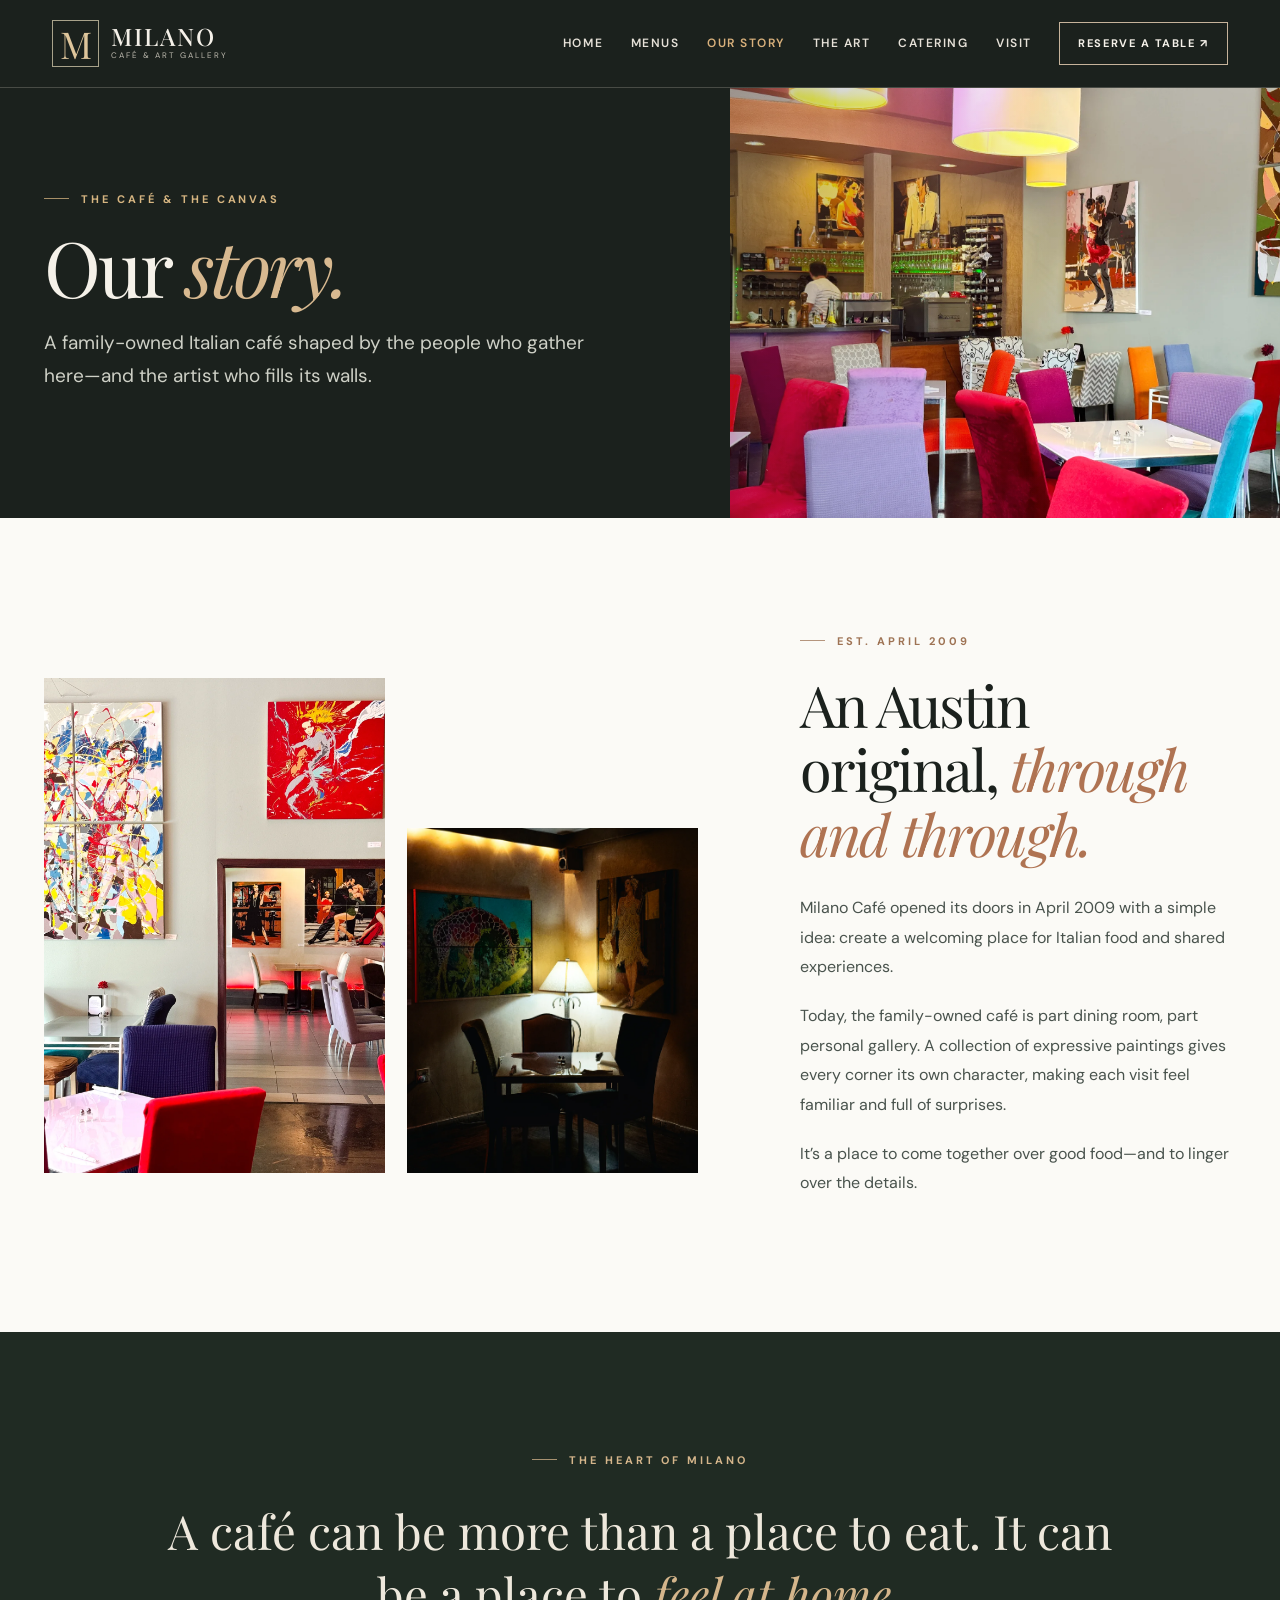
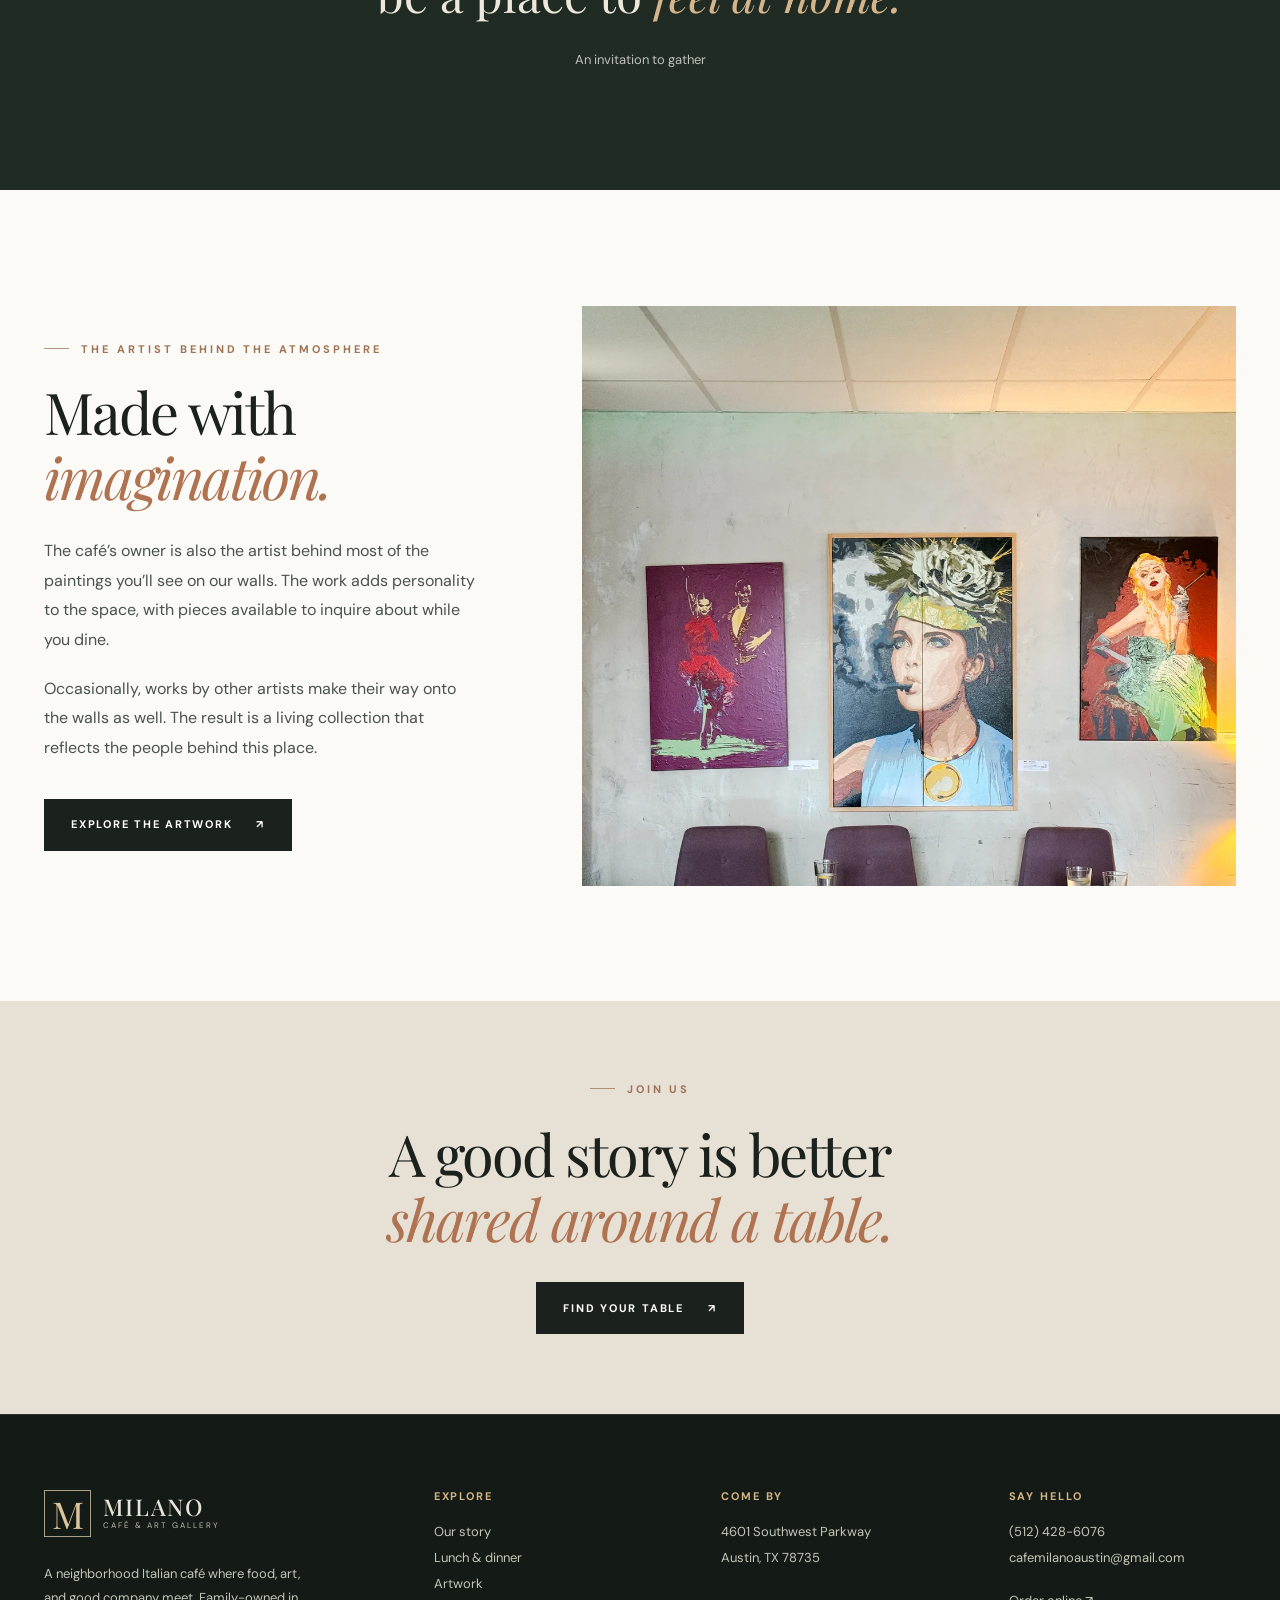
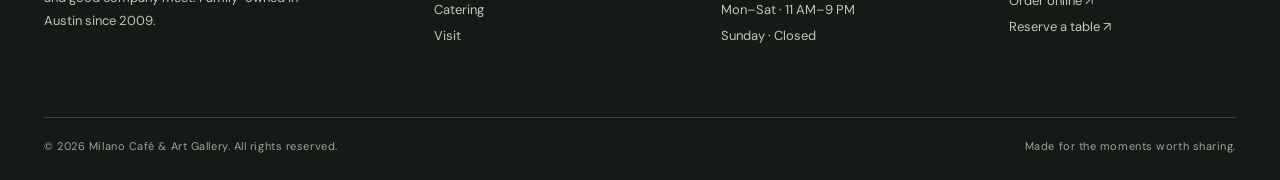
<file: story.html>
<!doctype html>
<html lang="en"><head>
<meta charset="utf-8"><meta name="viewport" content="width=device-width, initial-scale=1">
<title>Our Story | Milano Café &amp; Art Gallery</title><meta name="description" content="Get to know Milano Café &amp; Art Gallery: a family-owned Austin Italian café since 2009 with original art by its owner displayed throughout the restaurant.">
<link rel="canonical" href="https://www.milanoaustin.com/story.html"><link rel="icon" href="favicon.svg" type="image/svg+xml">
<meta name="theme-color" content="#1b211d"><meta name="robots" content="index,follow">
<meta property="og:type" content="website"><meta property="og:locale" content="en_US"><meta property="og:site_name" content="Milano Café &amp; Art Gallery"><meta property="og:title" content="Our Story | Milano Café &amp; Art Gallery"><meta property="og:description" content="Get to know Milano Café &amp; Art Gallery: a family-owned Austin Italian café since 2009 with original art by its owner displayed throughout the restaurant."><meta property="og:url" content="https://www.milanoaustin.com/story.html"><meta property="og:image" content="https://www.milanoaustin.com/assets/photos/dining-room.webp"><meta property="og:image:alt" content="Milano Café &amp; Art Gallery in Austin, Texas">
<meta name="twitter:card" content="summary_large_image">
<link rel="preconnect" href="https://fonts.googleapis.com"><link rel="preconnect" href="https://fonts.gstatic.com" crossorigin>
<link rel="stylesheet" href="https://fonts.googleapis.com/css2?family=DM+Sans:wght@400;500;600;700&amp;family=Manrope:wght@400;500;600;700&amp;family=Playfair+Display:ital,wght@0,400;0,500;0,600;1,400;1,500&amp;display=swap">
<link rel="preload" as="image" href="assets/photos/dining-room.webp">
<link rel="stylesheet" href="assets/css/site.css">
<script type="application/ld+json">{"@context":"https://schema.org","@type":"Restaurant","@id":"https://www.milanoaustin.com/#restaurant","name":"Milano Café & Art Gallery","url":"https://www.milanoaustin.com/","description":"Family-owned Italian café and art gallery in Southwest Austin since 2009.","image":"https://www.milanoaustin.com/assets/photos/dining-room.webp","servesCuisine":"Italian","telephone":"+15124286076","email":"cafemilanoaustin@gmail.com","address":{"@type":"PostalAddress","streetAddress":"4601 Southwest Parkway","addressLocality":"Austin","addressRegion":"TX","postalCode":"78735","addressCountry":"US"},"openingHoursSpecification":[{"@type":"OpeningHoursSpecification","dayOfWeek":["Monday","Tuesday","Wednesday","Thursday","Friday","Saturday"],"opens":"11:00","closes":"21:00"}],"hasMenu":"https://www.milanoaustin.com/menu.html","acceptsReservations":"https://reserve.spoton.com/restaurant/73694","priceRange":"$$"}</script>
</head><body><a class="skip" href="#main">Skip to content</a>
<header class="site-header">
 <a href="index.html" class="brand" aria-label="Milano Café & Art Gallery home"><span class="brand-mark" aria-hidden="true">M</span><span class="brand-name"><strong>MILANO</strong><small>Café &amp; Art Gallery</small></span></a>
 <button type="button" class="menu-toggle" aria-controls="main-navigation" aria-expanded="false" aria-label="Open navigation"><span></span><span></span><span></span></button>
 <nav id="main-navigation" aria-label="Main navigation" class="nav-links"><a href="index.html">Home</a><a href="menu.html">Menus</a><a href="story.html" aria-current="page">Our story</a><a href="gallery.html">The art</a><a href="catering.html">Catering</a><a href="visit.html">Visit</a><a class="nav-cta" href="https://reserve.spoton.com/restaurant/73694" target="_blank" rel="noopener noreferrer">Reserve a table ↗</a></nav>
</header><main id="main"><section class="page-hero"><div class="page-hero-text"><span class="eyebrow gold">The café &amp; the canvas</span><h1>Our <em style="color:#d8b990">story.</em></h1><p class="lede">A family-owned Italian café shaped by the people who gather here—and the artist who fills its walls.</p></div><div class="page-photo"><img src="assets/photos/dining-room.webp" alt="Milano Café dining room filled with colorful art and eclectic seating" loading="eager" decoding="async" width="1600" height="1200" fetchpriority="high"></div></section>
<section class="section"><div class="container two-col wide-left"><div class="image-duo"><img src="assets/photos/color-room.webp" alt="Colorful, art-filled dining room at Milano Café" loading="lazy" decoding="async" width="1350" height="1800"><img src="assets/photos/quiet-corner.webp" alt="Quiet corner table with paintings at Milano Café" loading="lazy" decoding="async" width="1350" height="1800"></div><div><span class="eyebrow copper">Est. April 2009</span><h2 class="section-heading">An Austin original, <em>through and through.</em></h2><p class="copy">Milano Café opened its doors in April 2009 with a simple idea: create a welcoming place for Italian food and shared experiences.</p><p class="copy">Today, the family-owned café is part dining room, part personal gallery. A collection of expressive paintings gives every corner its own character, making each visit feel familiar and full of surprises.</p><p class="copy">It’s a place to come together over good food—and to linger over the details.</p></div></div></section>
<section class="quote-section"><div class="container"><span class="eyebrow gold">The heart of Milano</span><blockquote>A café can be more than a place to eat. It can be a place to <em>feel at home.</em></blockquote><p style="margin:24px auto 0;color:#c0c1ba;font-size:13px">An invitation to gather</p></div></section>
<section class="section"><div class="container two-col wide-right"><div><span class="eyebrow copper">The artist behind the atmosphere</span><h2 class="section-heading">Made with <em>imagination.</em></h2><p class="copy">The café’s owner is also the artist behind most of the paintings you’ll see on our walls. The work adds personality to the space, with pieces available to inquire about while you dine.</p><p class="copy">Occasionally, works by other artists make their way onto the walls as well. The result is a living collection that reflects the people behind this place.</p><a href="gallery.html" class="btn btn-dark">Explore the artwork <span aria-hidden="true">↗</span></a></div><div class="photo-frame tall"><img src="assets/photos/gallery-portraits.webp" alt="Original paintings displayed above seating in Milano Café" loading="lazy" decoding="async" width="1350" height="1013"></div></div></section>
<section class="section-short statement"><span class="eyebrow copper">Join us</span><h2 class="section-heading">A good story is better<br><em>shared around a table.</em></h2><div style="margin-top:32px"><a href="https://reserve.spoton.com/restaurant/73694" class="btn btn-dark" target="_blank" rel="noopener noreferrer">Find your table <span aria-hidden="true">↗</span></a></div></section>
</main><footer class="footer"><div class="container">
 <div class="footer-layout"><div>
 <a href="index.html" class="brand" aria-label="Milano Café home"><span class="brand-mark" aria-hidden="true">M</span><span class="brand-name"><strong>MILANO</strong><small>Café &amp; Art Gallery</small></span></a>
 <p>A neighborhood Italian café where food, art, and good company meet. Family-owned in Austin since 2009.</p>
 </div><div><h4>Explore</h4><ul><li><a href="story.html">Our story</a></li><li><a href="menu.html">Lunch &amp; dinner</a></li><li><a href="gallery.html">Artwork</a></li><li><a href="catering.html">Catering</a></li><li><a href="visit.html">Visit</a></li></ul></div>
 <div><h4>Come by</h4><address>4601 Southwest Parkway<br>Austin, TX 78735<br><br>Mon–Sat · 11 AM–9 PM<br>Sunday · Closed</address></div>
 <div><h4>Say hello</h4><ul><li><a href="tel:+15124286076">(512) 428-6076</a></li><li><a href="mailto:cafemilanoaustin@gmail.com">cafemilanoaustin@gmail.com</a></li><li style="margin-top:17px"><a href="https://order.spoton.com/so-milano-cafe-23898/austin-tx/682b85c2b3310a5fadb57869" target="_blank" rel="noopener noreferrer">Order online ↗</a></li><li><a href="https://reserve.spoton.com/restaurant/73694" target="_blank" rel="noopener noreferrer">Reserve a table ↗</a></li></ul></div></div>
 <div class="footer-bottom"><span>© 2026 Milano Café &amp; Art Gallery. All rights reserved.</span><span>Made for the moments worth sharing.</span></div>
 </div></footer><div class="mobile-quick"><a href="https://order.spoton.com/so-milano-cafe-23898/austin-tx/682b85c2b3310a5fadb57869" target="_blank" rel="noopener noreferrer">Order online ↗</a><a href="https://reserve.spoton.com/restaurant/73694" target="_blank" rel="noopener noreferrer">Reserve a table ↗</a></div><script src="assets/js/site.js" defer></script></body></html>
</file>
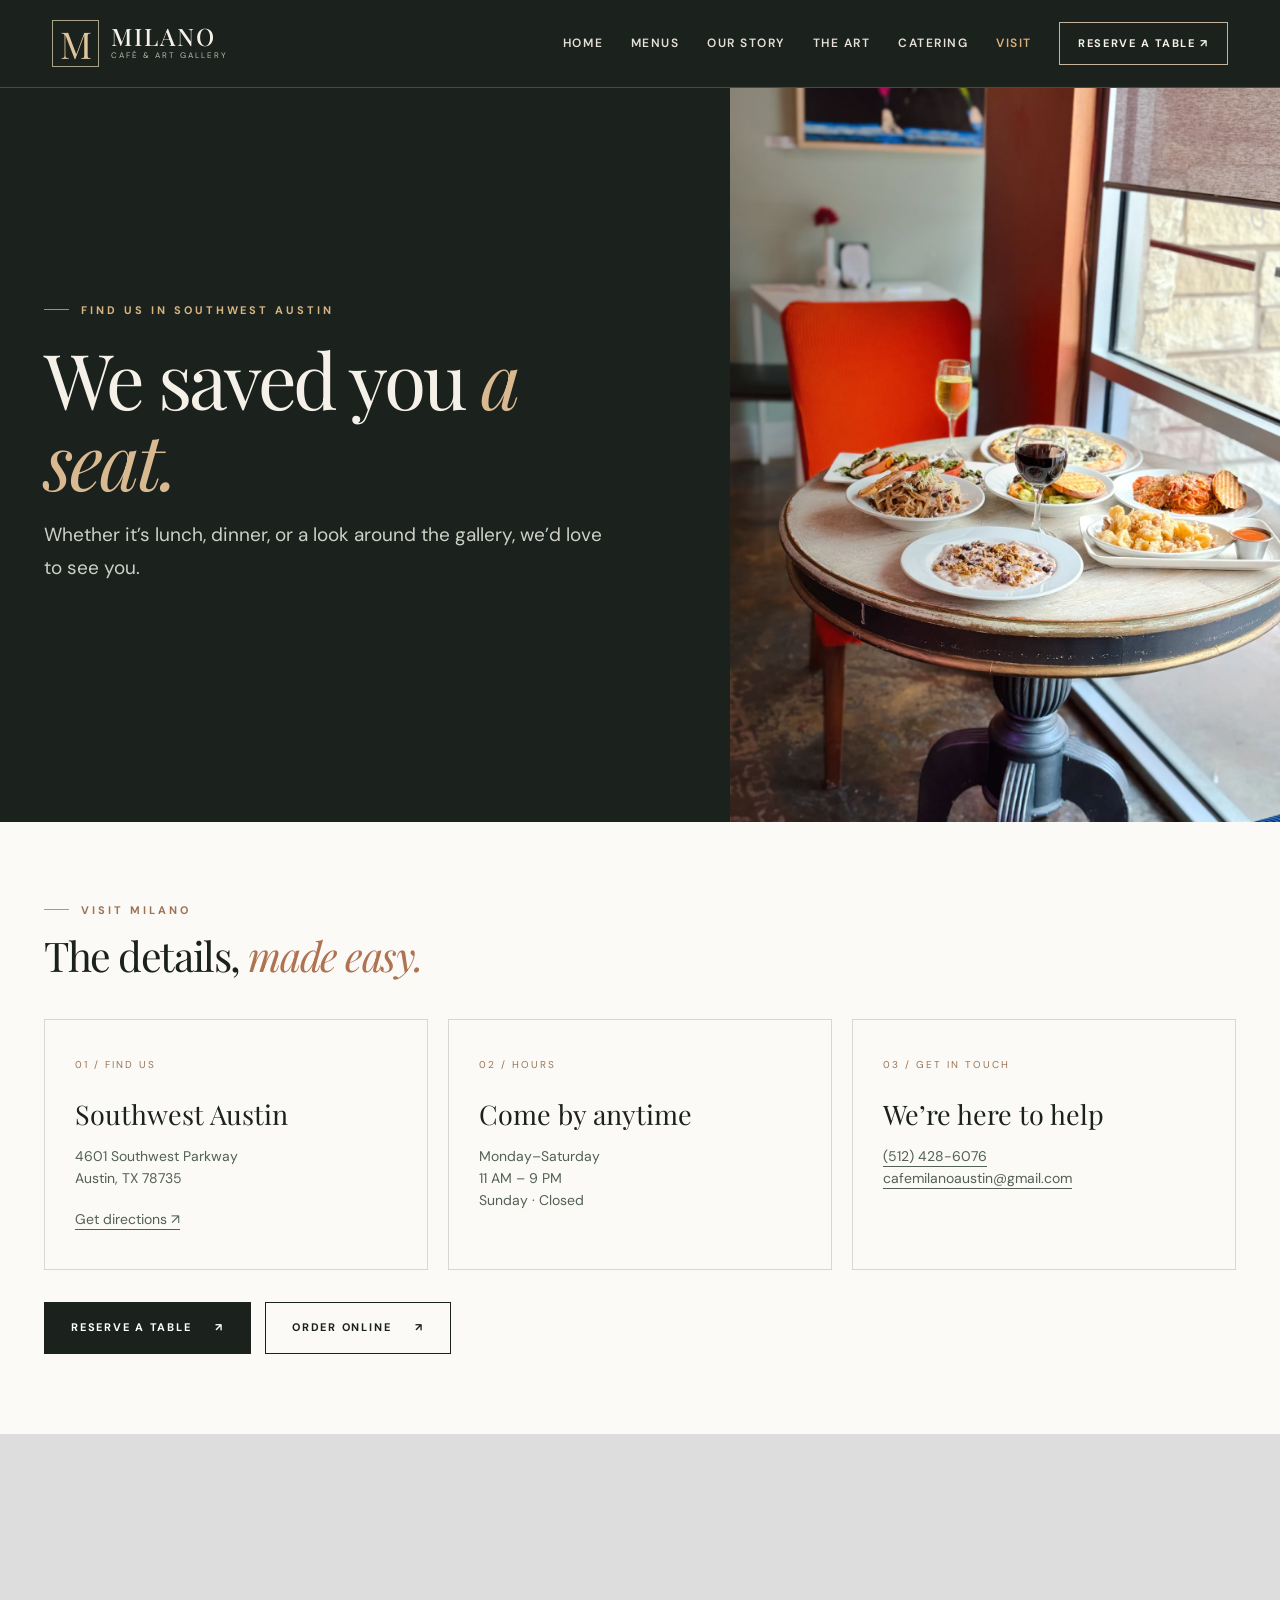
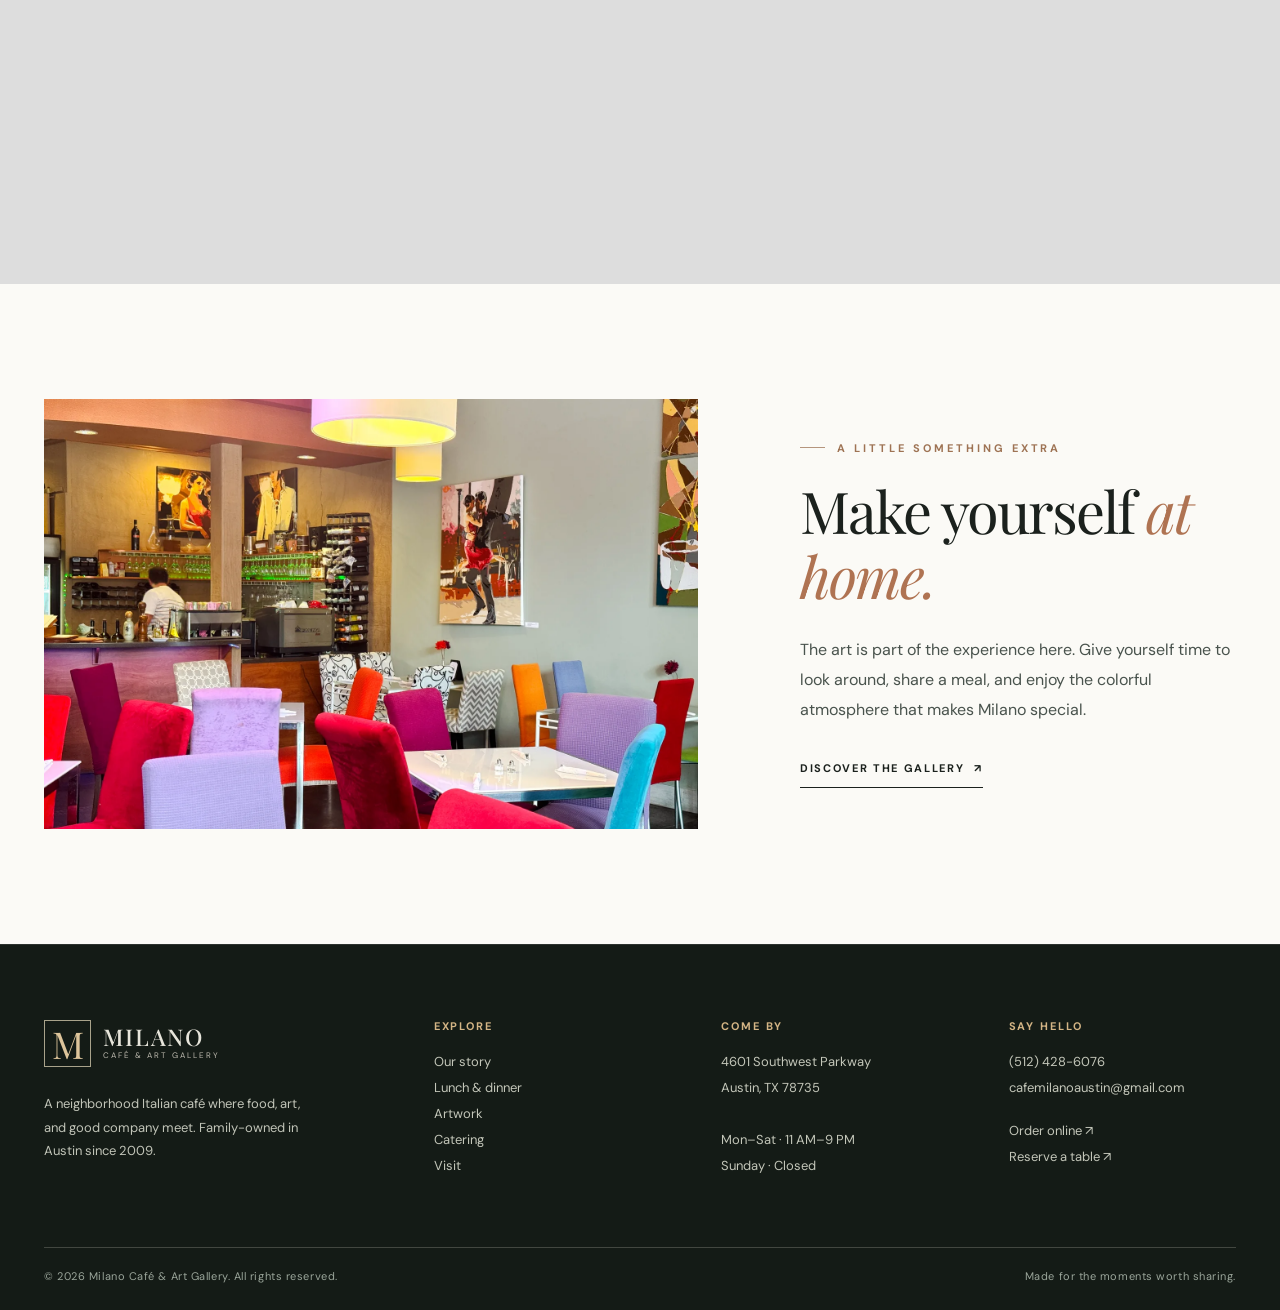
<file: visit.html>
<!doctype html>
<html lang="en"><head>
<meta charset="utf-8"><meta name="viewport" content="width=device-width, initial-scale=1">
<title>Visit Milano Café | Hours, Location &amp; Contact in Austin</title><meta name="description" content="Visit Milano Café &amp; Art Gallery at 4601 Southwest Parkway, Austin TX 78735. Open Monday–Saturday, 11 AM–9 PM. Get directions or reserve a table.">
<link rel="canonical" href="https://www.milanoaustin.com/visit.html"><link rel="icon" href="favicon.svg" type="image/svg+xml">
<meta name="theme-color" content="#1b211d"><meta name="robots" content="index,follow">
<meta property="og:type" content="website"><meta property="og:locale" content="en_US"><meta property="og:site_name" content="Milano Café &amp; Art Gallery"><meta property="og:title" content="Visit Milano Café | Hours, Location &amp; Contact in Austin"><meta property="og:description" content="Visit Milano Café &amp; Art Gallery at 4601 Southwest Parkway, Austin TX 78735. Open Monday–Saturday, 11 AM–9 PM. Get directions or reserve a table."><meta property="og:url" content="https://www.milanoaustin.com/visit.html"><meta property="og:image" content="https://www.milanoaustin.com/assets/photos/window-table.webp"><meta property="og:image:alt" content="Milano Café &amp; Art Gallery in Austin, Texas">
<meta name="twitter:card" content="summary_large_image">
<link rel="preconnect" href="https://fonts.googleapis.com"><link rel="preconnect" href="https://fonts.gstatic.com" crossorigin>
<link rel="stylesheet" href="https://fonts.googleapis.com/css2?family=DM+Sans:wght@400;500;600;700&amp;family=Manrope:wght@400;500;600;700&amp;family=Playfair+Display:ital,wght@0,400;0,500;0,600;1,400;1,500&amp;display=swap">
<link rel="preload" as="image" href="assets/photos/window-table.webp">
<link rel="stylesheet" href="assets/css/site.css">
<script type="application/ld+json">{"@context":"https://schema.org","@type":"Restaurant","@id":"https://www.milanoaustin.com/#restaurant","name":"Milano Café & Art Gallery","url":"https://www.milanoaustin.com/","description":"Family-owned Italian café and art gallery in Southwest Austin since 2009.","image":"https://www.milanoaustin.com/assets/photos/dining-room.webp","servesCuisine":"Italian","telephone":"+15124286076","email":"cafemilanoaustin@gmail.com","address":{"@type":"PostalAddress","streetAddress":"4601 Southwest Parkway","addressLocality":"Austin","addressRegion":"TX","postalCode":"78735","addressCountry":"US"},"openingHoursSpecification":[{"@type":"OpeningHoursSpecification","dayOfWeek":["Monday","Tuesday","Wednesday","Thursday","Friday","Saturday"],"opens":"11:00","closes":"21:00"}],"hasMenu":"https://www.milanoaustin.com/menu.html","acceptsReservations":"https://reserve.spoton.com/restaurant/73694","priceRange":"$$"}</script>
</head><body><a class="skip" href="#main">Skip to content</a>
<header class="site-header">
 <a href="index.html" class="brand" aria-label="Milano Café & Art Gallery home"><span class="brand-mark" aria-hidden="true">M</span><span class="brand-name"><strong>MILANO</strong><small>Café &amp; Art Gallery</small></span></a>
 <button type="button" class="menu-toggle" aria-controls="main-navigation" aria-expanded="false" aria-label="Open navigation"><span></span><span></span><span></span></button>
 <nav id="main-navigation" aria-label="Main navigation" class="nav-links"><a href="index.html">Home</a><a href="menu.html">Menus</a><a href="story.html">Our story</a><a href="gallery.html">The art</a><a href="catering.html">Catering</a><a href="visit.html" aria-current="page">Visit</a><a class="nav-cta" href="https://reserve.spoton.com/restaurant/73694" target="_blank" rel="noopener noreferrer">Reserve a table ↗</a></nav>
</header><main id="main"><section class="page-hero"><div class="page-hero-text"><span class="eyebrow gold">Find us in Southwest Austin</span><h1>We saved you <em style="color:#d8b990">a seat.</em></h1><p class="lede">Whether it’s lunch, dinner, or a look around the gallery, we’d love to see you.</p></div><div class="page-photo"><img src="assets/photos/window-table.webp" alt="Table by the sunny window at Milano Café" loading="eager" decoding="async" width="1350" height="1800" fetchpriority="high"></div></section>
<section class="section-short"><div class="container"><div class="feature-heading"><div><span class="eyebrow copper">Visit Milano</span><h2 class="section-heading sm">The details, <em>made easy.</em></h2></div></div>
<div class="info-panels"><div class="info-panel"><small>01 / Find us</small><h3>Southwest Austin</h3><p>4601 Southwest Parkway<br>Austin, TX 78735</p><a href="https://www.google.com/maps/search/?api=1&query=4601+Southwest+Parkway+Austin+TX+78735" target="_blank" rel="noopener noreferrer">Get directions ↗</a></div><div class="info-panel"><small>02 / Hours</small><h3>Come by anytime</h3><p>Monday–Saturday<br>11 AM – 9 PM<br>Sunday · Closed</p></div><div class="info-panel"><small>03 / Get in touch</small><h3>We’re here to help</h3><p><a href="tel:+15124286076">(512) 428-6076</a><br><a href="mailto:cafemilanoaustin@gmail.com">cafemilanoaustin@gmail.com</a></p></div></div>
<div style="display:flex;flex-wrap:wrap;gap:14px;margin-top:32px"><a href="https://reserve.spoton.com/restaurant/73694" class="btn btn-dark" target="_blank" rel="noopener noreferrer">Reserve a table <span aria-hidden="true">↗</span></a><a href="https://order.spoton.com/so-milano-cafe-23898/austin-tx/682b85c2b3310a5fadb57869" class="btn btn-outline" target="_blank" rel="noopener noreferrer">Order online <span aria-hidden="true">↗</span></a></div>
</div></section>
<section class="map-wrap" aria-label="Map showing Milano Café's location in Southwest Austin"><iframe title="Map to Milano Café at 4601 Southwest Parkway, Austin Texas" src="https://www.google.com/maps?q=4601%20Southwest%20Parkway%20Austin%20TX%2078735&amp;output=embed" loading="lazy" referrerpolicy="no-referrer-when-downgrade"></iframe></section>
<section class="section"><div class="container two-col wide-left"><div class="photo-frame wide"><img src="assets/photos/dining-room.webp" alt="The welcoming interior of Milano Café, showing vibrant art and colorful seating" loading="lazy" decoding="async" width="1600" height="1200"></div><div><span class="eyebrow copper">A little something extra</span><h2 class="section-heading">Make yourself <em>at home.</em></h2><p class="copy">The art is part of the experience here. Give yourself time to look around, share a meal, and enjoy the colorful atmosphere that makes Milano special.</p><a class="text-link" href="gallery.html">Discover the gallery <span aria-hidden="true">↗</span></a></div></div></section>
</main><footer class="footer"><div class="container">
 <div class="footer-layout"><div>
 <a href="index.html" class="brand" aria-label="Milano Café home"><span class="brand-mark" aria-hidden="true">M</span><span class="brand-name"><strong>MILANO</strong><small>Café &amp; Art Gallery</small></span></a>
 <p>A neighborhood Italian café where food, art, and good company meet. Family-owned in Austin since 2009.</p>
 </div><div><h4>Explore</h4><ul><li><a href="story.html">Our story</a></li><li><a href="menu.html">Lunch &amp; dinner</a></li><li><a href="gallery.html">Artwork</a></li><li><a href="catering.html">Catering</a></li><li><a href="visit.html">Visit</a></li></ul></div>
 <div><h4>Come by</h4><address>4601 Southwest Parkway<br>Austin, TX 78735<br><br>Mon–Sat · 11 AM–9 PM<br>Sunday · Closed</address></div>
 <div><h4>Say hello</h4><ul><li><a href="tel:+15124286076">(512) 428-6076</a></li><li><a href="mailto:cafemilanoaustin@gmail.com">cafemilanoaustin@gmail.com</a></li><li style="margin-top:17px"><a href="https://order.spoton.com/so-milano-cafe-23898/austin-tx/682b85c2b3310a5fadb57869" target="_blank" rel="noopener noreferrer">Order online ↗</a></li><li><a href="https://reserve.spoton.com/restaurant/73694" target="_blank" rel="noopener noreferrer">Reserve a table ↗</a></li></ul></div></div>
 <div class="footer-bottom"><span>© 2026 Milano Café &amp; Art Gallery. All rights reserved.</span><span>Made for the moments worth sharing.</span></div>
 </div></footer><div class="mobile-quick"><a href="https://order.spoton.com/so-milano-cafe-23898/austin-tx/682b85c2b3310a5fadb57869" target="_blank" rel="noopener noreferrer">Order online ↗</a><a href="https://reserve.spoton.com/restaurant/73694" target="_blank" rel="noopener noreferrer">Reserve a table ↗</a></div><script src="assets/js/site.js" defer></script></body></html>
</file>
<file: assets/css/site.css>
:root {
  --ink:#1b211d; --ink-2:#273128; --cream:#f5f1e9; --paper:#fbfaf6;
  --muted:#bcb9ae; --sage:#899b88; --gold:#bd9a6b; --copper:#af7352;
  --line:rgba(35,44,35,.17); --line-dark:rgba(248,243,230,.20);
  --serif:'Playfair Display', Georgia,serif; --sans:'DM Sans',Arial,sans-serif;
  --container:1260px; --round:4px;
}
*{box-sizing:border-box} html{scroll-behavior:smooth} body{margin:0; font-family:var(--sans);font-size:16px;line-height:1.6;background:var(--paper);color:var(--ink);-webkit-font-smoothing:antialiased}
img{display:block;max-width:100%} a{color:inherit;text-decoration:none} button{font:inherit} p{margin:0 0 1.2em}h1,h2,h3,h4{margin:0;font-weight:400;line-height:1.1}h1,h2,h3{font-family:var(--serif)}
::selection{background:var(--copper);color:#fff} :focus-visible{outline:2px solid var(--copper);outline-offset:5px}
.skip{position:absolute;top:-90px;left:20px;background:#fff;color:#111;padding:12px;z-index:1000}.skip:focus{top:16px}
.container{width:min(var(--container),calc(100% - 88px));margin-inline:auto}
.site-header{position:sticky;top:0;z-index:60;display:flex;justify-content:space-between;align-items:center;padding:16px 4.1%;background:var(--ink);color:var(--cream);border-bottom:1px solid var(--line-dark);min-height:88px}
.brand{display:inline-flex;align-items:center;gap:12px;flex-shrink:0;white-space:nowrap}.brand-mark{font-family:var(--serif);font-size:37px;line-height:1;border:1px solid #a9a38b;width:47px;height:47px;display:grid;place-items:center;color:#dec59b}.brand-name{display:flex;flex-direction:column}.brand-name strong{font-family:var(--serif);font-size:24px;letter-spacing:.08em;font-weight:500;line-height:1}.brand-name small{font-family:var(--sans);font-size:8px;line-height:1.8;letter-spacing:.25em;text-transform:uppercase;color:var(--muted)}
.nav-links{display:flex;align-items:center;gap:clamp(14px,2.15vw,35px)}.nav-links>a:not(.nav-cta){position:relative;padding:10px 0;font-size:12px;font-weight:600;letter-spacing:.13em;text-transform:uppercase;color:#e6e1d8;transition:color .2s}.nav-links>a:not(.nav-cta):hover,.nav-links>a[aria-current=page]{color:#d9b17c}.nav-cta{border:1px solid #c6b39b;padding:12px 18px;font-size:11px;letter-spacing:.14em;text-transform:uppercase;font-weight:700;transition:background .2s,color .2s}.nav-cta:hover{background:var(--cream);color:var(--ink)}
.menu-toggle{display:none;background:transparent;border:1px solid var(--line-dark);padding:9px;cursor:pointer;width:44px;height:42px;flex-direction:column;justify-content:center;gap:5px}.menu-toggle span{background:var(--cream);height:1px;width:100%;display:block}
.eyebrow{display:block;font-size:11px;text-transform:uppercase;font-weight:700;letter-spacing:.27em;line-height:1.5}.eyebrow::before{content:'';display:inline-block;width:25px;height:1px;margin:0 12px 4px 0;background:currentColor;opacity:.75}.eyebrow.gold{color:#d6b581}.eyebrow.copper{color:#9e7354}
.display{font-family:var(--serif);font-weight:400;letter-spacing:-.038em;line-height:1.08}.display em,.section-heading em{font-style:italic;font-weight:400;color:var(--copper)}
.lede{font-size:clamp(16px,1.6vw,19px);line-height:1.75;max-width:610px}.copy{line-height:1.85;max-width:610px;color:#49534d}
.btn{display:inline-flex;align-items:center;justify-content:center;gap:24px;min-height:52px;padding:15px 26px;font-size:11px;line-height:1.2;text-transform:uppercase;font-weight:700;letter-spacing:.16em;border:1px solid transparent;transition:transform .22s,background .22s,color .22s;white-space:nowrap;cursor:pointer}.btn:hover{transform:translateY(-2px)}.btn-gold{background:#d3b688;color:#17231a}.btn-gold:hover{background:#f0ddbf}.btn-outline-light{border-color:rgba(245,241,233,.6);color:var(--cream)}.btn-outline-light:hover{background:var(--cream);color:var(--ink)}.btn-dark{background:var(--ink);color:#fff}.btn-dark:hover{background:#35463a}.btn-outline{border-color:var(--ink);color:var(--ink)}.btn-outline:hover{background:var(--ink);color:#fff}
.text-link{font-size:11px;display:inline-flex;gap:10px;align-items:center;text-transform:uppercase;font-weight:700;letter-spacing:.15em;border-bottom:1px solid currentColor;padding-bottom:9px;transition:gap .2s}.text-link:hover{gap:18px}
.hero{background:var(--ink);color:var(--cream);display:grid;grid-template-columns:minmax(0,45%) minmax(0,55%);min-height:min(710px,calc(100svh - 88px))}.hero-copy{padding:clamp(55px,7vw,120px) 8vw 72px max(44px,calc((100vw - var(--container))/2));display:flex;flex-direction:column;justify-content:center}.hero h1{font-size:clamp(53px,5.2vw,92px);margin:25px 0 30px;max-width:590px}.hero h1 em{color:#d2aa7a}.hero .lede{color:#c6c7be;font-size:16px;max-width:470px}.hero-actions{display:flex;flex-wrap:wrap;gap:12px;margin-top:25px}.hero-photo{position:relative;overflow:hidden;min-height:560px}.hero-photo img{width:100%;height:100%;object-fit:cover;object-position:center 45%}.hero-photo:after{content:'';position:absolute;inset:0;background:linear-gradient(90deg,rgba(20,30,23,.32),transparent 27%),linear-gradient(0deg,rgba(19,28,21,.30),transparent 40%)}.hero-photo-label{position:absolute;bottom:36px;right:39px;z-index:1;color:white;max-width:180px;text-align:right;font-family:var(--serif);font-style:italic;font-size:20px;text-shadow:0 1px 6px #0008}.hero-stat{display:flex;gap:25px;align-items:center;margin-top:65px;padding-top:24px;border-top:1px solid var(--line-dark);color:#cbc8bd;font-size:11px;letter-spacing:.15em;text-transform:uppercase}.hero-stat b{font-family:var(--serif);font-size:31px;color:#dbc49d;font-weight:400;line-height:1}
.section{padding:clamp(78px,9vw,145px) 0}.section-short{padding:80px 0}.section-heading{font-size:clamp(38px,4.5vw,72px);line-height:1.12;letter-spacing:-.035em;max-width:840px}.section-heading.sm{font-size:clamp(34px,3.2vw,55px)}.section-heading .italic{font-style:italic}.two-col{display:grid;grid-template-columns:1fr 1fr;gap:clamp(50px,8vw,130px);align-items:center}.two-col.wide-left{grid-template-columns:1.2fr .8fr}.two-col.wide-right{grid-template-columns:.8fr 1.2fr}.two-col .section-heading{margin:22px 0 28px}.two-col .btn,.two-col .text-link{margin-top:17px}
.photo-frame{position:relative}.photo-frame img{width:100%;height:100%;object-fit:cover}.photo-frame.tall{height:580px}.photo-frame.wide{height:430px}.photo-frame .corner-tag{position:absolute;bottom:18px;left:18px;background:var(--paper);padding:11px 17px;font-size:10px;text-transform:uppercase;font-weight:700;letter-spacing:.17em}.photo-caption{font-size:11px;letter-spacing:.09em;color:#8b837a;margin-top:12px}
.intro-section{background:var(--cream)}.intro-grid{display:grid;grid-template-columns: 1fr 1.3fr;gap:60px;align-items:end}.intro-grid .section-heading{margin-top:20px}.intro-grid .copy{margin:0 0 8px}
.feature-heading{display:flex;justify-content:space-between;align-items:end;gap:30px;margin-bottom:40px}.feature-heading .section-heading{margin:15px 0 0}.feature-grid{display:grid;grid-template-columns:repeat(3,minmax(0,1fr));gap:20px}.feature-card{min-width:0}.feature-card .image-wrap{height:310px;overflow:hidden;background:#dedbd5}.feature-card img{width:100%;height:100%;object-fit:cover;transition:transform .6s}.feature-card:hover img{transform:scale(1.055)}.feature-card .meta{padding:25px 0;border-bottom:1px solid var(--line)}.feature-card h3{font-size:26px;margin-bottom:8px}.feature-card p{color:#657067;font-size:13px;margin:0}.feature-card .number{display:block;margin-bottom:9px;font-size:10px;color:#977b5e;letter-spacing:.17em}
.dark-section{background:var(--ink);color:var(--cream)}.dark-section p{color:#c7cac1}.dark-section .copy{color:#c7cac1}.dark-section .section-heading em{color:#d4b087}.dark-section .text-link{color:#e8c79c}
.art-editorial{display:grid;grid-template-columns:1.04fr .96fr;gap:8vw;align-items:center}.art-editorial .art-image{height:570px;position:relative}.art-editorial .art-image img{height:100%;width:100%;object-fit:cover}.art-editorial .art-image:after{content:'';display:block;width:47%;height:42%;border:1px solid #d7bf92;position:absolute;right:-22px;top:-23px;z-index:0;pointer-events:none}.art-editorial .art-image img{position:relative;z-index:1}.art-editorial .section-heading{margin:18px 0 30px}
.statement{background:#e7e0d4;text-align:center}.statement .section-heading{margin:0 auto;max-width:980px}.statement .eyebrow{margin-bottom:24px}.statement p{max-width:650px;color:#65695d;margin:25px auto 0}
.visit-band{background:var(--ink-2);color:var(--cream)}.visit-band-grid{display:grid;grid-template-columns:1.05fr .95fr;gap:80px;align-items:center}.visit-band .section-heading{margin:20px 0 25px}.visit-band img{height:420px;width:100%;object-fit:cover}.visit-band p{color:#c5cabf}.visit-band .links{display:flex;flex-wrap:wrap;gap:14px;margin-top:25px}
.footer{background:#141b16;color:#e7e5db;border-top:1px solid rgba(255,255,255,.1);padding:75px 0 24px}.footer-layout{display:grid;grid-template-columns:1.45fr 1fr 1fr 1fr;gap:60px}.footer .brand{margin-bottom:25px}.footer .brand-name strong{font-size:23px}.footer p{font-size:13px;color:#c1c4b8;max-width:275px;line-height:1.8}.footer h4{font-family:var(--sans);font-size:11px;letter-spacing:.17em;text-transform:uppercase;margin-bottom:17px;color:#d4b585;font-weight:700}.footer ul{list-style:none;margin:0;padding:0}.footer li,.footer address{font-size:13px;line-height:2;color:#c3c6b9;font-style:normal}.footer a:hover{color:#e2bb87}.footer-bottom{display:flex;justify-content:space-between;gap:20px;margin-top:68px;padding-top:20px;border-top:1px solid var(--line-dark);font-size:11px;color:#9aa59a;letter-spacing:.05em}
.page-hero{background:var(--ink);color:var(--cream);display:grid;grid-template-columns:1fr 43%;min-height:430px}.page-hero-text{align-self:center;padding:85px 9vw 85px max(44px,calc((100vw - var(--container))/2))}.page-hero h1{font-size:clamp(50px,6vw,92px);letter-spacing:-.04em;line-height:1.05;margin:19px 0}.page-hero .lede{color:#ced0c6;max-width:600px}.page-hero .page-photo{position:relative;overflow:hidden}.page-hero .page-photo img{width:100%;height:100%;object-fit:cover}.page-hero .page-photo:after{content:'';position:absolute;inset:0;background:linear-gradient(90deg,#1b211d44,transparent 60%)}
.supra{background:#e5dbce;display:flex;justify-content:center;gap:50px;padding:13px 15px;color:#5f6357;font-size:10px;font-weight:700;text-transform:uppercase;letter-spacing:.18em}
.menu-controls{display:flex;justify-content:center;padding:37px 0 0;border-bottom:1px solid var(--line);gap:25px}.menu-controls button{background:transparent;border:0;color:#73786f;padding:13px 21px 20px;font-family:var(--serif);font-size:24px;cursor:pointer;border-bottom:2px solid transparent}.menu-controls button[aria-selected=true]{color:#1c2b20;border-color:var(--copper)}.menu-panel[hidden]{display:none}.menu-intro{text-align:center;margin:30px auto 65px;max-width:760px;color:#687068;font-size:14px;line-height:1.8}.menu-content{display:grid;grid-template-columns:1fr 1fr;gap:70px 90px;align-items:start}.menu-category{break-inside:avoid}.menu-category h2{font-size:38px;border-bottom:1px solid #bdaf9d;padding-bottom:15px;margin:0 0 25px}.menu-list{margin:0;padding:0;list-style:none}.menu-item{display:grid;grid-template-columns:1fr auto;gap:3px 17px;margin:0 0 25px}.menu-item h3{font-family:var(--sans);font-size:14px;font-weight:700;line-height:1.55;letter-spacing:.005em}.menu-item .price{font-family:var(--serif);font-size:18px;color:#794f37;white-space:nowrap}.menu-item p{grid-column:1/-1;color:#6c716b;line-height:1.55;font-size:12px;margin:2px 0 0;max-width:380px}.menu-notes{background:#ebe4d9;padding:27px 32px;margin:70px 0 0;font-size:13px;color:#546052}.menu-notes strong{color:#26362b}.menu-notes p{margin:0}
.quote-section{padding:120px 0;background:#202b23;color:#eee8dc;text-align:center}.quote-section blockquote{font-family:var(--serif);font-size:clamp(30px,3.7vw,62px);max-width:960px;margin:0 auto;line-height:1.34}.quote-section blockquote em{color:#d4b58b}.quote-section .eyebrow{margin-bottom:30px;color:#d4b58b}
.art-gallery-grid{display:grid;grid-template-columns:1fr 1fr 1fr;gap:18px;align-items:start}.art-gallery-grid figure{margin:0}.art-gallery-grid figure:nth-child(2){padding-top:85px}.art-gallery-grid figure:nth-child(3){padding-top:35px}.art-gallery-grid img{width:100%;height:415px;object-fit:cover}.art-gallery-grid figcaption{padding:14px 2px;font-size:11px;letter-spacing:.12em;text-transform:uppercase;color:#7e7b70}
.info-panels{display:grid;grid-template-columns:repeat(3,1fr);gap:20px}.info-panel{border:1px solid var(--line);padding:37px 30px;min-height:215px}.info-panel small{display:block;font-size:10px;letter-spacing:.2em;text-transform:uppercase;color:#9b7656;margin-bottom:25px}.info-panel h3{font-size:27px;line-height:1.2;margin-bottom:14px}.info-panel p,.info-panel a{font-size:14px;color:#526055}.info-panel a{text-decoration:underline;text-underline-offset:5px}.map-wrap{height:450px;background:#ddd}.map-wrap iframe{border:0;width:100%;height:100%}
.cta-split{display:grid;grid-template-columns:.9fr 1.1fr;gap:8vw;align-items:center}.cta-split .section-heading{margin:20px 0 25px}.cta-split img{width:100%;height:500px;object-fit:cover}
.pretitle{font-size:12px;text-transform:uppercase;letter-spacing:.18em;color:#9d7f61}.image-duo{display:grid;grid-template-columns:1.08fr .92fr;gap:22px;align-items:end}.image-duo img:first-child{height:495px;width:100%;object-fit:cover}.image-duo img:last-child{height:345px;width:100%;object-fit:cover}
.mobile-quick{display:none}
@media(max-width:1150px){.nav-links{gap:16px}.nav-links>a:not(.nav-cta){font-size:11px}.nav-cta{padding:11px 12px}.container{width:min(var(--container),calc(100% - 60px))}.hero-copy{padding-left:42px;padding-right:36px}.footer-layout{gap:30px}.visit-band-grid{gap:40px}.hero h1{font-size:clamp(50px,5.2vw,70px)}}
@media(max-width:900px){.site-header{min-height:76px;padding:13px 30px}.menu-toggle{display:flex}.nav-links{display:none;position:absolute;top:100%;left:0;right:0;background:var(--ink);padding:17px 30px 30px;flex-direction:column;align-items:stretch;gap:4px;border-top:1px solid var(--line-dark);box-shadow:0 12px 20px #0002}.nav-links.is-open{display:flex}.nav-links>a:not(.nav-cta){font-size:13px;padding:12px 2px}.nav-cta{margin-top:10px;text-align:center}.hero{grid-template-columns:1fr 1fr;min-height:550px}.hero-photo{min-height:550px}.hero-copy{padding:58px 30px}.hero h1{font-size:clamp(46px,6vw,65px)}.hero-stat{margin-top:40px}.two-col,.two-col.wide-left,.two-col.wide-right{gap:38px}.feature-card .image-wrap{height:250px}.footer-layout{grid-template-columns:1.5fr 1fr;gap:30px}.art-editorial{gap:45px}.page-hero-text{padding-left:40px}.info-panels{grid-template-columns:1fr 1fr}.menu-content{gap:60px 35px}}
@media(max-width:700px){.container{width:calc(100% - 40px)}.site-header{padding:12px 20px;min-height:72px}.brand-mark{width:38px;height:38px;font-size:29px}.brand-name strong{font-size:21px}.brand-name small{font-size:7px}.hero{display:flex;flex-direction:column;min-height:auto}.hero-copy{padding:65px 22px 48px;order:0}.hero h1{font-size:clamp(49px,12vw,76px)}.hero-photo{order:1;min-height:0;height:410px}.hero-stat{margin-top:44px}.hero-photo-label{right:22px;bottom:22px;font-size:17px}.section{padding:70px 0}.section-short{padding:58px 0}.section-heading{font-size:clamp(37px,9vw,57px)}.intro-grid,.two-col,.two-col.wide-left,.two-col.wide-right,.art-editorial,.visit-band-grid,.cta-split{grid-template-columns:1fr;gap:37px}.intro-grid{gap:20px}.two-col .photo-frame{order:0}.photo-frame.tall{height:430px}.photo-frame.wide{height:330px}.feature-heading{display:block}.feature-heading .text-link{margin-top:24px}.feature-grid{grid-template-columns:1fr;gap:35px}.feature-card .image-wrap{height:335px}.art-editorial .art-image{height:490px}.art-editorial .art-image:after{right:-8px;top:-12px}.art-editorial>.art-image{order:2}.visit-band img{height:320px}.footer{padding:60px 0 95px}.footer-layout{grid-template-columns:1fr 1fr;gap:34px}.footer-layout>div:first-child{grid-column:1/-1}.footer-bottom{margin-top:44px;display:block}.footer-bottom span{display:block;margin-top:9px}.page-hero{display:flex;flex-direction:column}.page-hero-text{padding:72px 23px 45px}.page-hero h1{font-size:clamp(52px,13vw,76px)}.page-hero .page-photo{height:230px}.menu-content{grid-template-columns:1fr;gap:40px}.menu-category h2{font-size:32px}.menu-controls button{font-size:20px}.menu-intro{margin-bottom:40px}.menu-notes{padding:23px}.supra{gap:13px;flex-wrap:wrap;font-size:9px}.quote-section{padding:80px 20px}.art-gallery-grid{grid-template-columns:1fr 1fr;gap:13px}.art-gallery-grid figure:nth-child(2){padding-top:60px}.art-gallery-grid figure:nth-child(3){padding-top:0;grid-column:1/-1}.art-gallery-grid figure:nth-child(3) img{height:340px}.art-gallery-grid img{height:300px}.info-panels{grid-template-columns:1fr}.info-panel{min-height:0;padding:27px}.cta-split img{height:340px}.image-duo{gap:13px}.image-duo img:first-child{height:360px}.image-duo img:last-child{height:250px}.mobile-quick{display:grid;grid-template-columns:1fr 1fr;position:fixed;bottom:0;left:0;right:0;z-index:50;box-shadow:0 -2px 15px #0003}.mobile-quick a{background:#d1af82;color:#18231a;min-height:56px;display:flex;justify-content:center;align-items:center;gap:10px;text-transform:uppercase;font-size:11px;font-weight:700;letter-spacing:.14em}.mobile-quick a:first-child{background:var(--ink);color:#f5f1e9;border-top:1px solid #9995}}
@media(max-width:375px){.hero-actions .btn{width:100%}.hero-photo{height:340px}.brand-name strong{font-size:18px}.brand-name small{font-size:6px}.feature-card .image-wrap{height:280px}}
@media(prefers-reduced-motion:reduce){html{scroll-behavior:auto}*,*:before,*:after{animation-duration:.01ms!important;transition-duration:.01ms!important}}
</file>
